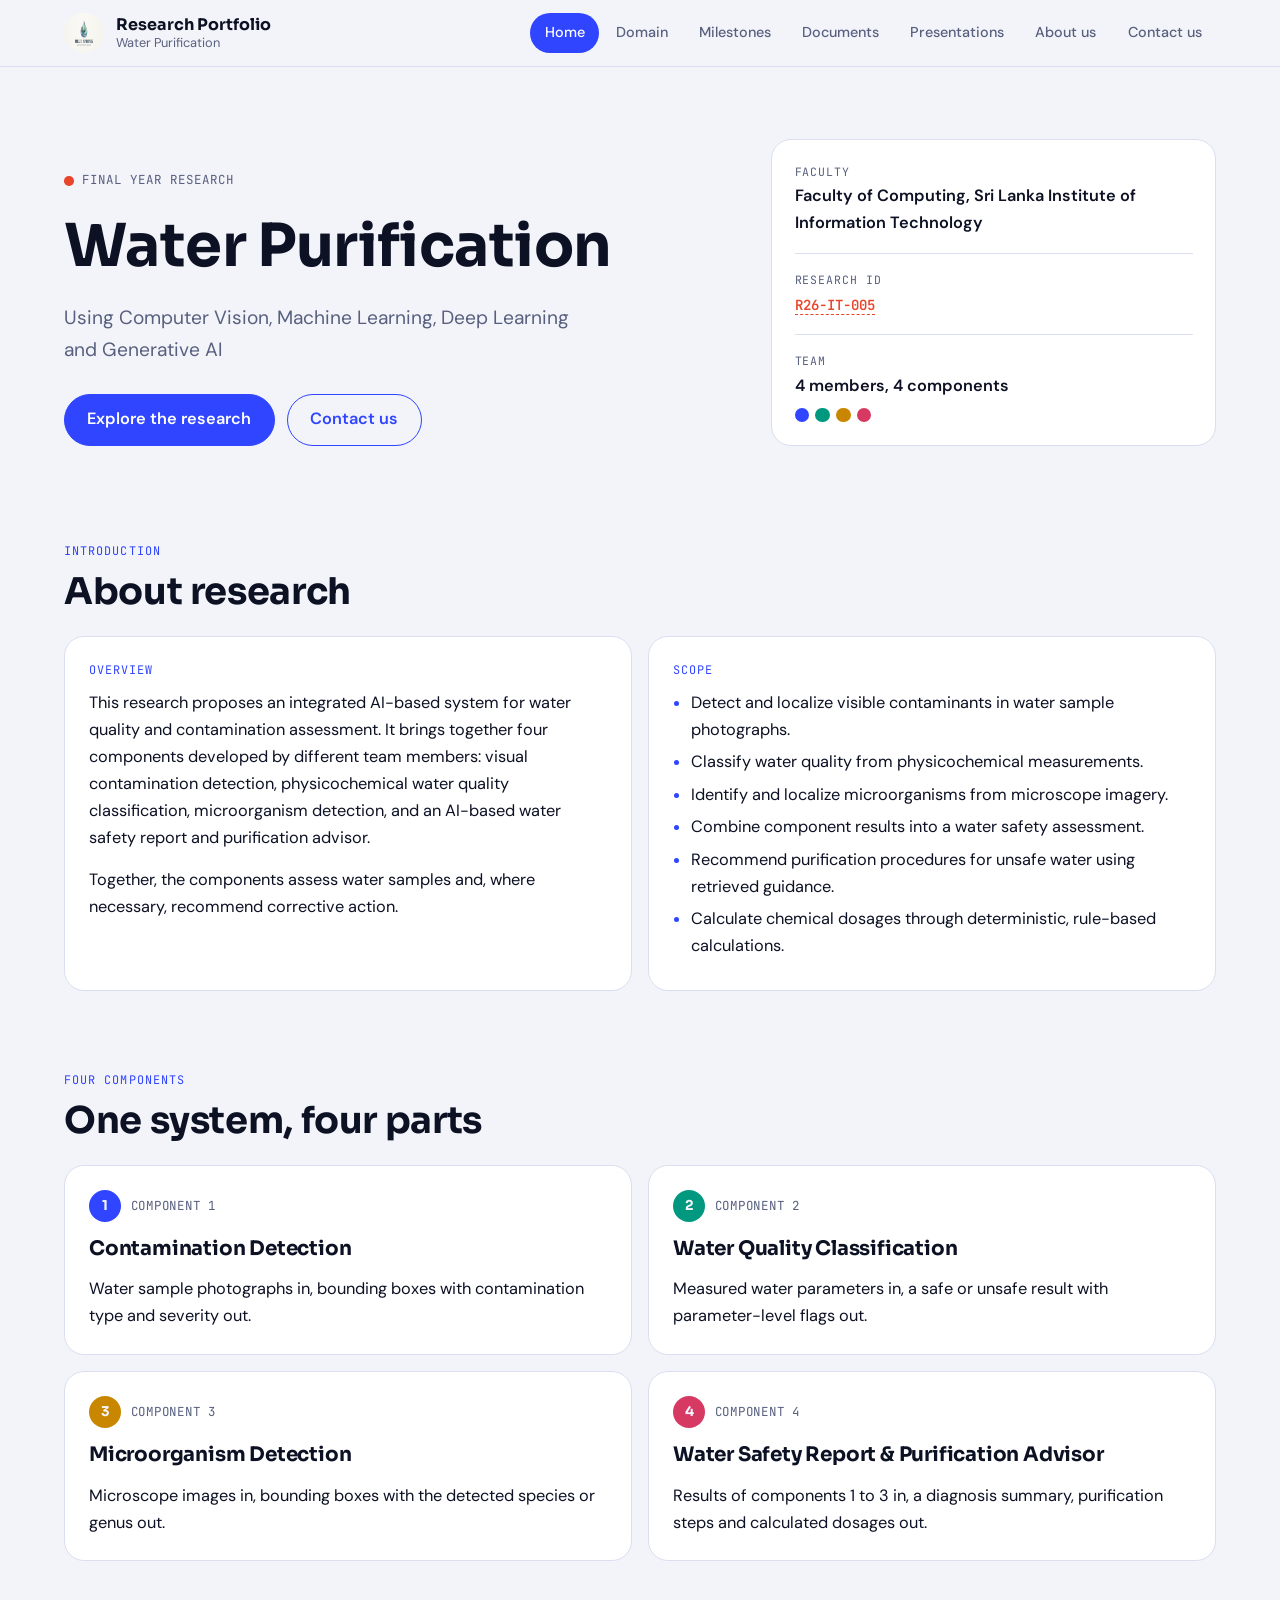
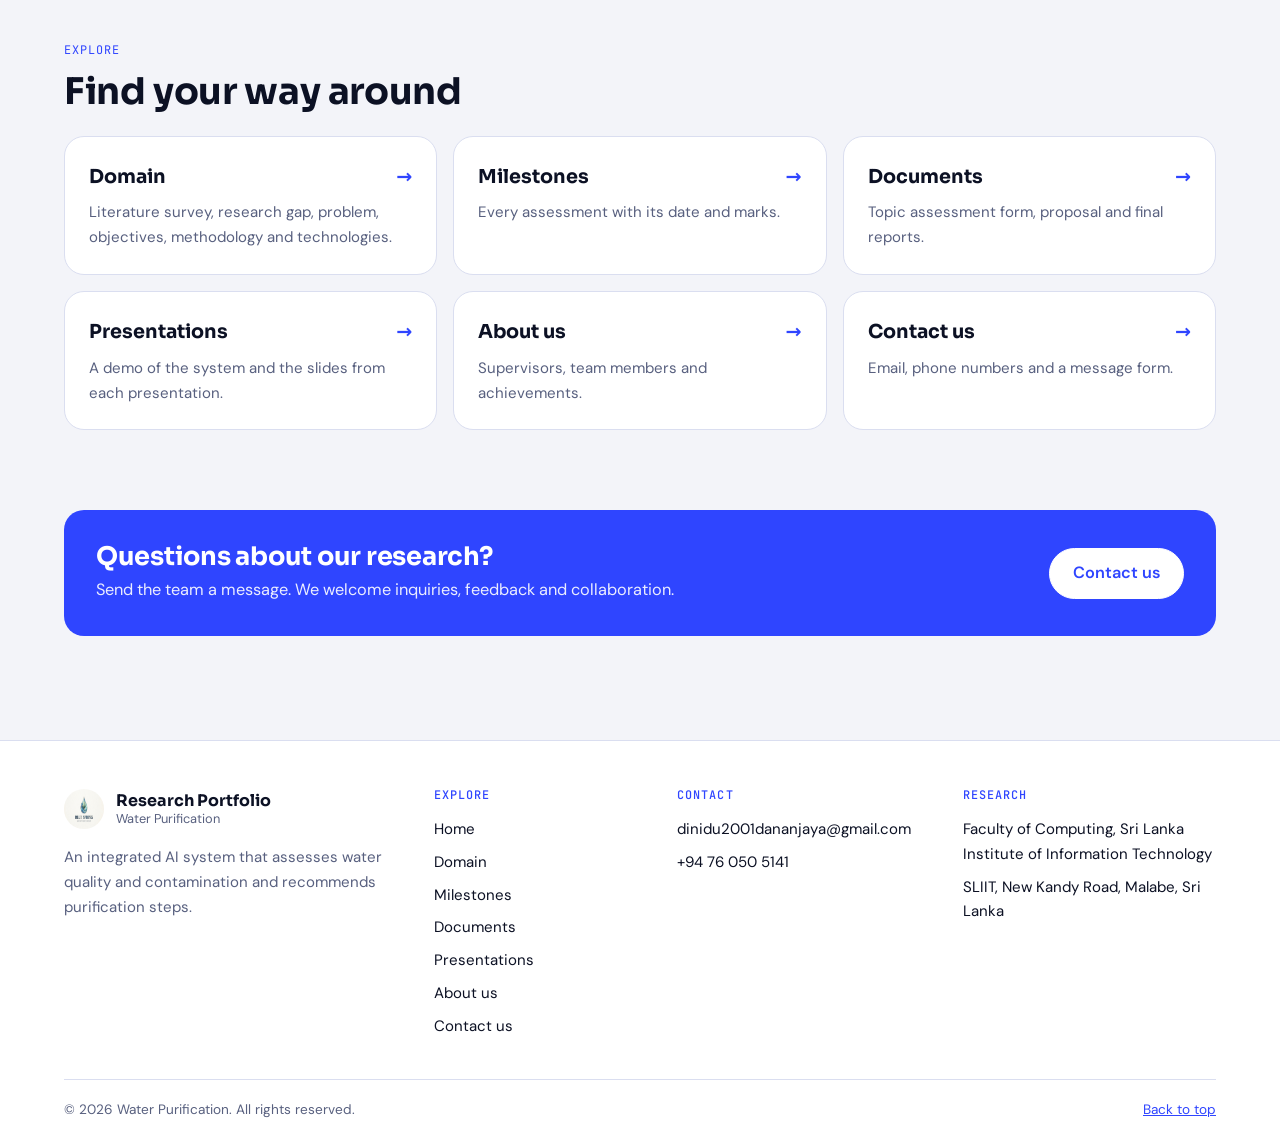
<file: docs/index.html>
<!doctype html>
<html lang="en">
<head>
<meta charset="utf-8">
<meta name="viewport" content="width=device-width, initial-scale=1">
<title>Home | Water Purification</title>
<link rel="preconnect" href="https://fonts.googleapis.com">
<link rel="preconnect" href="https://fonts.gstatic.com" crossorigin>
<link rel="stylesheet" href="https://fonts.googleapis.com/css2?family=Sora:wght@500;600;700&family=DM+Sans:wght@400;500;600&family=JetBrains+Mono:wght@400;500&display=swap">
<link rel="stylesheet" href="css/styles.css">
</head>
<body id="top">
<header class="site-header">
  <div class="wrap header-in">
<a class="brand" href="index.html" aria-label="Home">
      <img class="mark" src="images/logo.jpeg" alt="" aria-hidden="true">
      <span class="brand-text"><strong>Research Portfolio</strong><small>Water Purification</small></span>
    </a>
    <nav class="links" aria-label="Main"><a href="index.html" aria-current="page">Home</a><a href="domain.html">Domain</a><a href="milestones.html">Milestones</a><a href="documents.html">Documents</a><a href="presentations.html">Presentations</a><a href="about.html">About us</a><a href="contact.html">Contact us</a></nav>
  </div>
</header>
<main class="wrap">

<div class="hero">
  <div>
    <p class="kicker">Final year research</p>
    <h1>Water Purification</h1>
    <p class="lede">Using Computer Vision, Machine Learning, Deep Learning and Generative AI</p>
    <div class="hero-actions"><a class="btn" href="domain.html">Explore the research</a><a class="btn ghost" href="contact.html">Contact us</a></div>
  </div>
  <dl class="facts">
    <div><dt>Faculty</dt><dd>Faculty of Computing, Sri Lanka Institute of Information Technology</dd></div>
    <div><dt>Research ID</dt><dd><span class="ph">R26-IT-005</span></dd></div>
    <div><dt>Team</dt><dd>4 members, 4 components<span class="team-dots" aria-hidden="true"><i style="background:var(--c1)"></i><i style="background:var(--c2)"></i><i style="background:var(--c3)"></i><i style="background:var(--c4)"></i></span></dd></div>
  </dl>
</div>
<section>
  <div class="head"><span class="tag">Introduction</span><h2>About research</h2></div>
  <div class="bento">
    <div class="cell s3"><span class="tag">Overview</span><p>This research proposes an integrated AI-based system for water quality and contamination assessment. It brings together four components developed by different team members: visual contamination detection, physicochemical water quality classification, microorganism detection, and an AI-based water safety report and purification advisor.</p><p>Together, the components assess water samples and, where necessary, recommend corrective action.</p></div>
    <div class="cell s3"><span class="tag">Scope</span>
      <ul>
        <li>Detect and localize visible contaminants in water sample photographs.</li>
        <li>Classify water quality from physicochemical measurements.</li>
        <li>Identify and localize microorganisms from microscope imagery.</li>
        <li>Combine component results into a water safety assessment.</li>
        <li>Recommend purification procedures for unsafe water using retrieved guidance.</li>
        <li>Calculate chemical dosages through deterministic, rule-based calculations.</li>
      </ul>
    </div>
  </div>
</section>
<section>
  <div class="head"><span class="tag">Four components</span><h2>One system, four parts</h2></div>
  <div class="bento">
    <article class="cell s3 comp k1">
      <span class="chip"><b>1</b>Component 1</span>
      <h3>Contamination Detection</h3>
      <p>Water sample photographs in, bounding boxes with contamination type and severity out.</p>
    </article>
    <article class="cell s3 comp k2">
      <span class="chip"><b>2</b>Component 2</span>
      <h3>Water Quality Classification</h3>
      <p>Measured water parameters in, a safe or unsafe result with parameter-level flags out.</p>
    </article>
    <article class="cell s3 comp k3">
      <span class="chip"><b>3</b>Component 3</span>
      <h3>Microorganism Detection</h3>
      <p>Microscope images in, bounding boxes with the detected species or genus out.</p>
    </article>
    <article class="cell s3 comp k4">
      <span class="chip"><b>4</b>Component 4</span>
      <h3>Water Safety Report &amp; Purification Advisor</h3>
      <p>Results of components 1 to 3 in, a diagnosis summary, purification steps and calculated dosages out.</p>
    </article>
  </div>
</section>
<section>
  <div class="head"><span class="tag">Explore</span><h2>Find your way around</h2></div>
  <div class="bento">
    <a class="cell s2 go" href="domain.html"><strong>Domain</strong><span>Literature survey, research gap, problem, objectives, methodology and technologies.</span></a>
    <a class="cell s2 go" href="milestones.html"><strong>Milestones</strong><span>Every assessment with its date and marks.</span></a>
    <a class="cell s2 go" href="documents.html"><strong>Documents</strong><span>Topic assessment form, proposal and final reports.</span></a>
    <a class="cell s2 go" href="presentations.html"><strong>Presentations</strong><span>A demo of the system and the slides from each presentation.</span></a>
    <a class="cell s2 go" href="about.html"><strong>About us</strong><span>Supervisors, team members and achievements.</span></a>
    <a class="cell s2 go" href="contact.html"><strong>Contact us</strong><span>Email, phone numbers and a message form.</span></a>
  </div>
</section>
<section>
  <div class="cta">
    <div><h2>Questions about our research?</h2><p>Send the team a message. We welcome inquiries, feedback and collaboration.</p></div>
    <a class="btn" href="contact.html">Contact us</a>
  </div>
</section>

</main>
<footer class="site-footer">
  <div class="wrap">
    <div class="foot-grid">
<div class="foot-brand">
        <a class="brand" href="index.html" aria-label="Home">
      <img class="mark" src="images/logo.jpeg" alt="" aria-hidden="true">
      <span class="brand-text"><strong>Research Portfolio</strong><small>Water Purification</small></span>
    </a>
        <p>An integrated AI system that assesses water quality and contamination and recommends purification steps.</p>
      </div>
      <div>
        <h2>Explore</h2>
        <ul><li><a href="index.html">Home</a></li><li><a href="domain.html">Domain</a></li><li><a href="milestones.html">Milestones</a></li><li><a href="documents.html">Documents</a></li><li><a href="presentations.html">Presentations</a></li><li><a href="about.html">About us</a></li><li><a href="contact.html">Contact us</a></li></ul>
      </div>
      <div>
        <h2>Contact</h2>
        <ul>
          <li>dinidu2001dananjaya@gmail.com</li>
          <li>+94 76 050 5141</li>
        </ul>
      </div>
      <div>
        <h2>Research</h2>
        <ul>
          <li>Faculty of Computing, Sri Lanka Institute of Information Technology</li>
          <li>SLIIT, New Kandy Road, Malabe, Sri Lanka</li>
        </ul>
      </div>
    </div>
    <div class="foot-base"><span>&copy; 2026 Water Purification. All rights reserved.</span><a href="#top">Back to top</a></div>
  </div>
</footer>
</body>
</html>
</file>
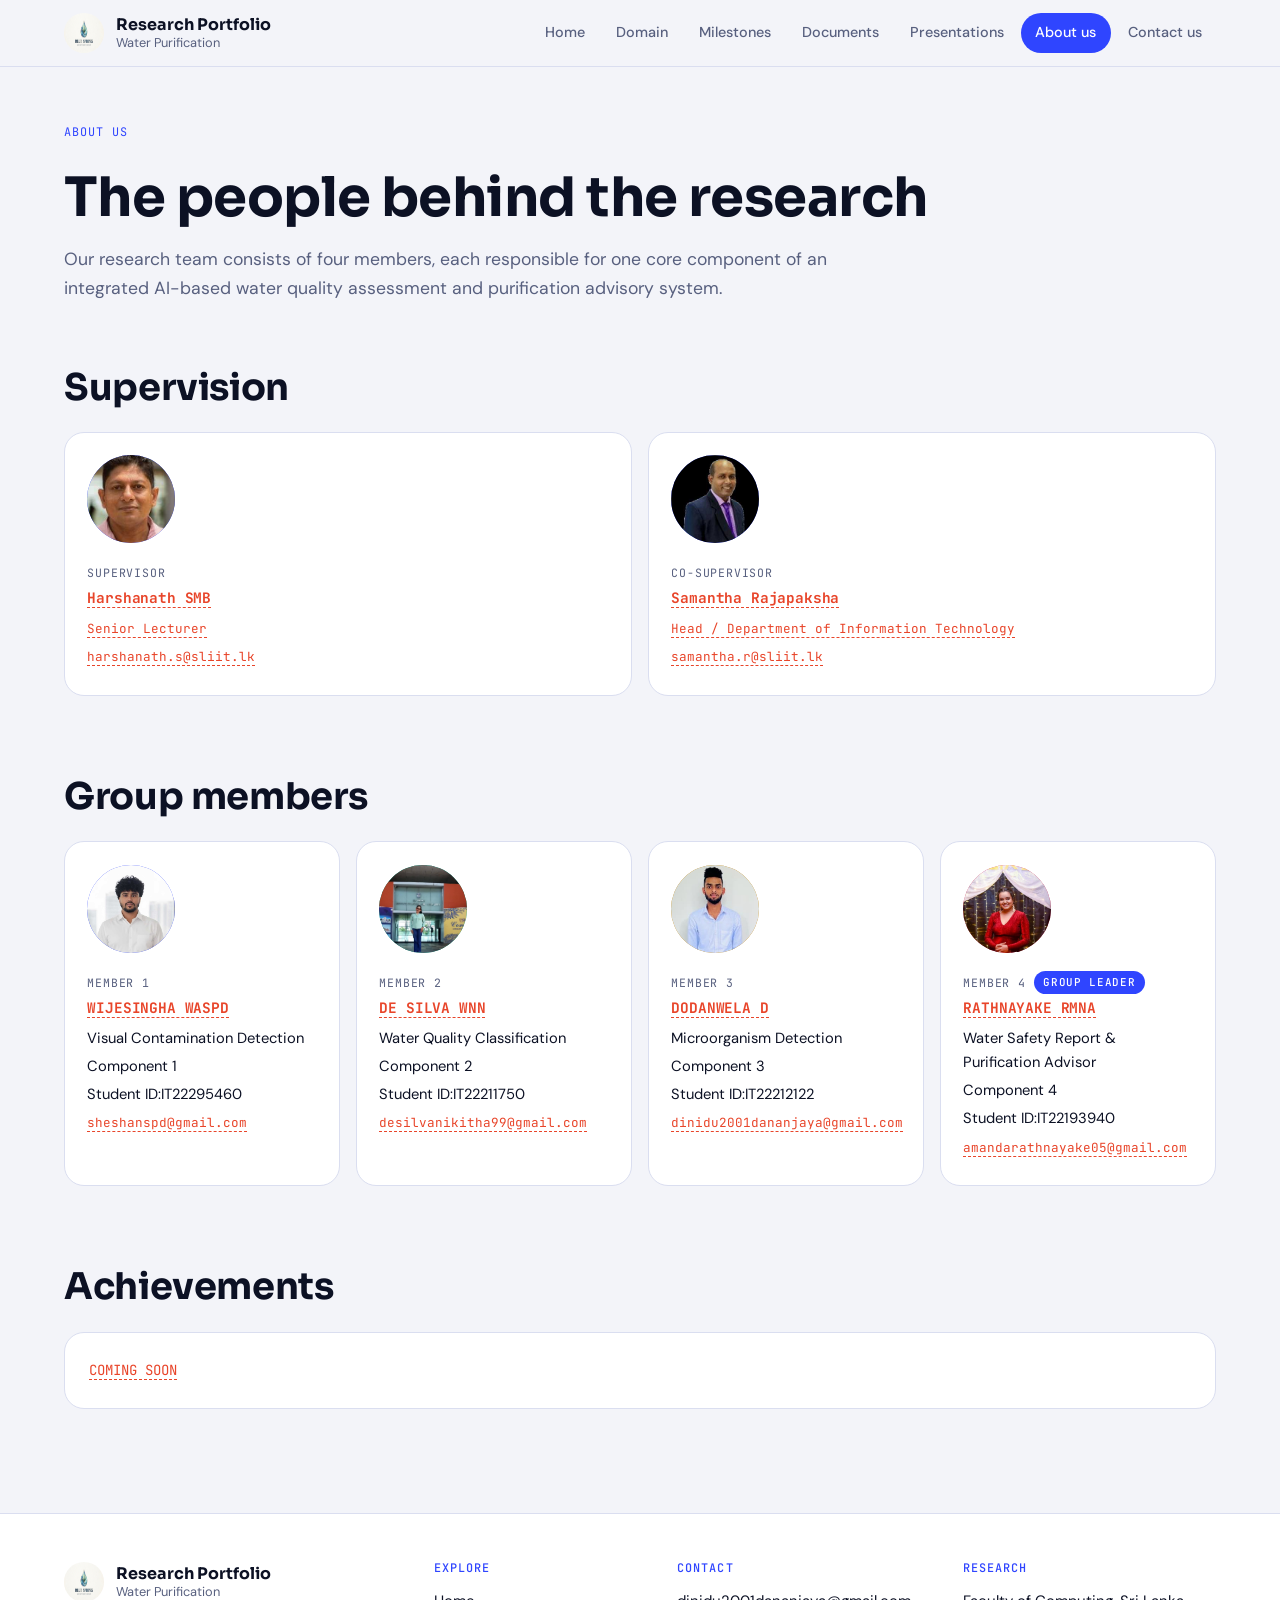
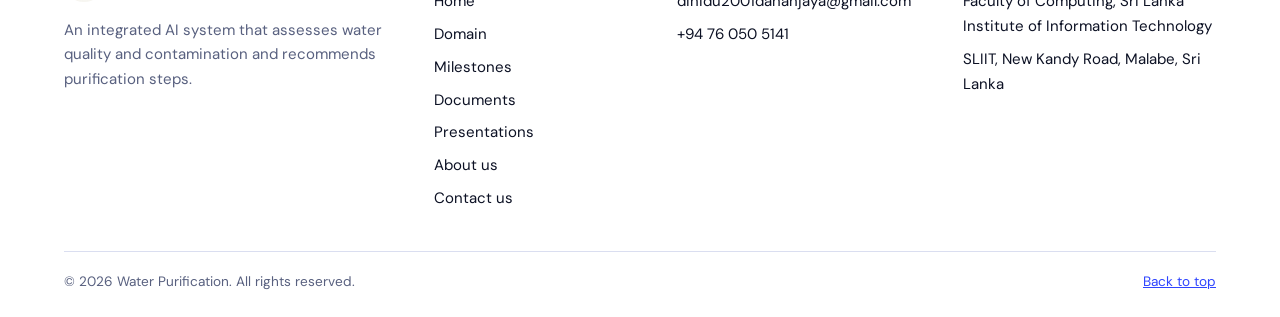
<file: docs/about.html>
<!doctype html>
<html lang="en">
<head>
<meta charset="utf-8">
<meta name="viewport" content="width=device-width, initial-scale=1">
<title>About us | Water Purification</title>
<link rel="preconnect" href="https://fonts.googleapis.com">
<link rel="preconnect" href="https://fonts.gstatic.com" crossorigin>
<link rel="stylesheet" href="https://fonts.googleapis.com/css2?family=Sora:wght@500;600;700&family=DM+Sans:wght@400;500;600&family=JetBrains+Mono:wght@400;500&display=swap">
<link rel="stylesheet" href="css/styles.css">
</head>
<body id="top">
<header class="site-header">
  <div class="wrap header-in">
<a class="brand" href="index.html" aria-label="Home">
      <img class="mark" src="images/logo.jpeg" alt="" aria-hidden="true">
      <span class="brand-text"><strong>Research Portfolio</strong><small>Water Purification</small></span>
    </a>
    <nav class="links" aria-label="Main"><a href="index.html">Home</a><a href="domain.html">Domain</a><a href="milestones.html">Milestones</a><a href="documents.html">Documents</a><a href="presentations.html">Presentations</a><a href="about.html" aria-current="page">About us</a><a href="contact.html">Contact us</a></nav>
  </div>
</header>
<main class="wrap">

<div class="page-head"><span class="tag">About us</span><h1>The people behind the research</h1><p>Our research team consists of four members, each responsible for one core component of an integrated AI-based water quality assessment and purification advisory system.</p></div>
<section>
  <div class="head"><h2>Supervision</h2></div>
  <div class="people">
    <article class="person"><div class="photo" aria-hidden="true"><span>S</span><i style="background-image:url('images/supervisor.jpg')"></i></div><span class="role">Supervisor</span><h3><span class="ph">Harshanath SMB</span></h3><p><span class="ph">Senior Lecturer</span></p><p><span class="ph">harshanath.s@sliit.lk</span></p></article>
    <article class="person"><div class="photo" aria-hidden="true"><span>C</span><i style="background-image:url('images/co-supervisor.jpg')"></i></div><span class="role">Co-supervisor</span><h3><span class="ph">Samantha Rajapaksha</span></h3><p><span class="ph">Head / Department of Information Technology</span></p><p><span class="ph">samantha.r@sliit.lk</span></p></article>
  </div>
</section>
<section>
  <div class="head"><h2>Group members</h2></div>
  <div class="people">
    <article class="person" style="--cc:var(--c1)"><div class="photo" aria-hidden="true"><span>1</span><i style="background-image:url('images/member-1.jpg')"></i></div><span class="role">Member 1</span><h3><span class="ph">WIJESINGHA WASPD</span></h3><p>Visual Contamination Detection</p><p>Component 1</p><p>Student ID:IT22295460 <span class="ph"></span></p><p><span class="ph">sheshanspd@gmail.com</span></p></article>
    <article class="person" style="--cc:var(--c2)"><div class="photo" aria-hidden="true"><span>2</span><i style="background-image:url('images/member-2.jpg')"></i></div><span class="role">Member 2</span><h3><span class="ph">DE SILVA WNN</span></h3><p>Water Quality Classification</p><p>Component 2</p><p>Student ID:IT22211750 <span class="ph"></span></p><p><span class="ph">desilvanikitha99@gmail.com</span></p></article>
    <article class="person" style="--cc:var(--c3)"><div class="photo" aria-hidden="true"><span>3</span><i style="background-image:url('images/member-3.jpg')"></i></div><span class="role">Member 3</span><h3><span class="ph">DODANWELA D</span></h3><p>Microorganism Detection</p><p>Component 3</p><p>Student ID:IT22212122 <span class="ph"></span></p><p><span class="ph">dinidu2001dananjaya@gmail.com</span></p></article>
    <article class="person" style="--cc:var(--c4)"><div class="photo" aria-hidden="true"><span>4</span><i style="background-image:url('images/member-4.jpg')"></i></div><span class="role">Member 4</span><span class="leader">Group Leader</span><h3><span class="ph">RATHNAYAKE RMNA</span></h3><p>Water Safety Report &amp; Purification Advisor</p><p>Component 4</p><p>Student ID:IT22193940 <span class="ph"></span></p><p><span class="ph">amandarathnayake05@gmail.com</span></p></article>
  </div>
</section>
<section>
  <div class="head"><h2>Achievements</h2></div>
  <div class="bento"><div class="cell s6"><p><span class="ph">COMING SOON</span></p></div></div>
</section>

</main>
<footer class="site-footer">
  <div class="wrap">
    <div class="foot-grid">
<div class="foot-brand">
        <a class="brand" href="index.html" aria-label="Home">
      <img class="mark" src="images/logo.jpeg" alt="" aria-hidden="true">
      <span class="brand-text"><strong>Research Portfolio</strong><small>Water Purification</small></span>
    </a>
        <p>An integrated AI system that assesses water quality and contamination and recommends purification steps.</p>
      </div>
      <div>
        <h2>Explore</h2>
        <ul><li><a href="index.html">Home</a></li><li><a href="domain.html">Domain</a></li><li><a href="milestones.html">Milestones</a></li><li><a href="documents.html">Documents</a></li><li><a href="presentations.html">Presentations</a></li><li><a href="about.html">About us</a></li><li><a href="contact.html">Contact us</a></li></ul>
      </div>
      <div>
        <h2>Contact</h2>
        <ul>
          <li>dinidu2001dananjaya@gmail.com</li>
          <li>+94 76 050 5141</li>
        </ul>
      </div>
      <div>
        <h2>Research</h2>
        <ul>
          <li>Faculty of Computing, Sri Lanka Institute of Information Technology</li>
          <li>SLIIT, New Kandy Road, Malabe, Sri Lanka</li>
        </ul>
      </div>
    </div>
    <div class="foot-base"><span>&copy; 2026 Water Purification. All rights reserved.</span><a href="#top">Back to top</a></div>
  </div>
</footer>
</body>
</html>
</file>
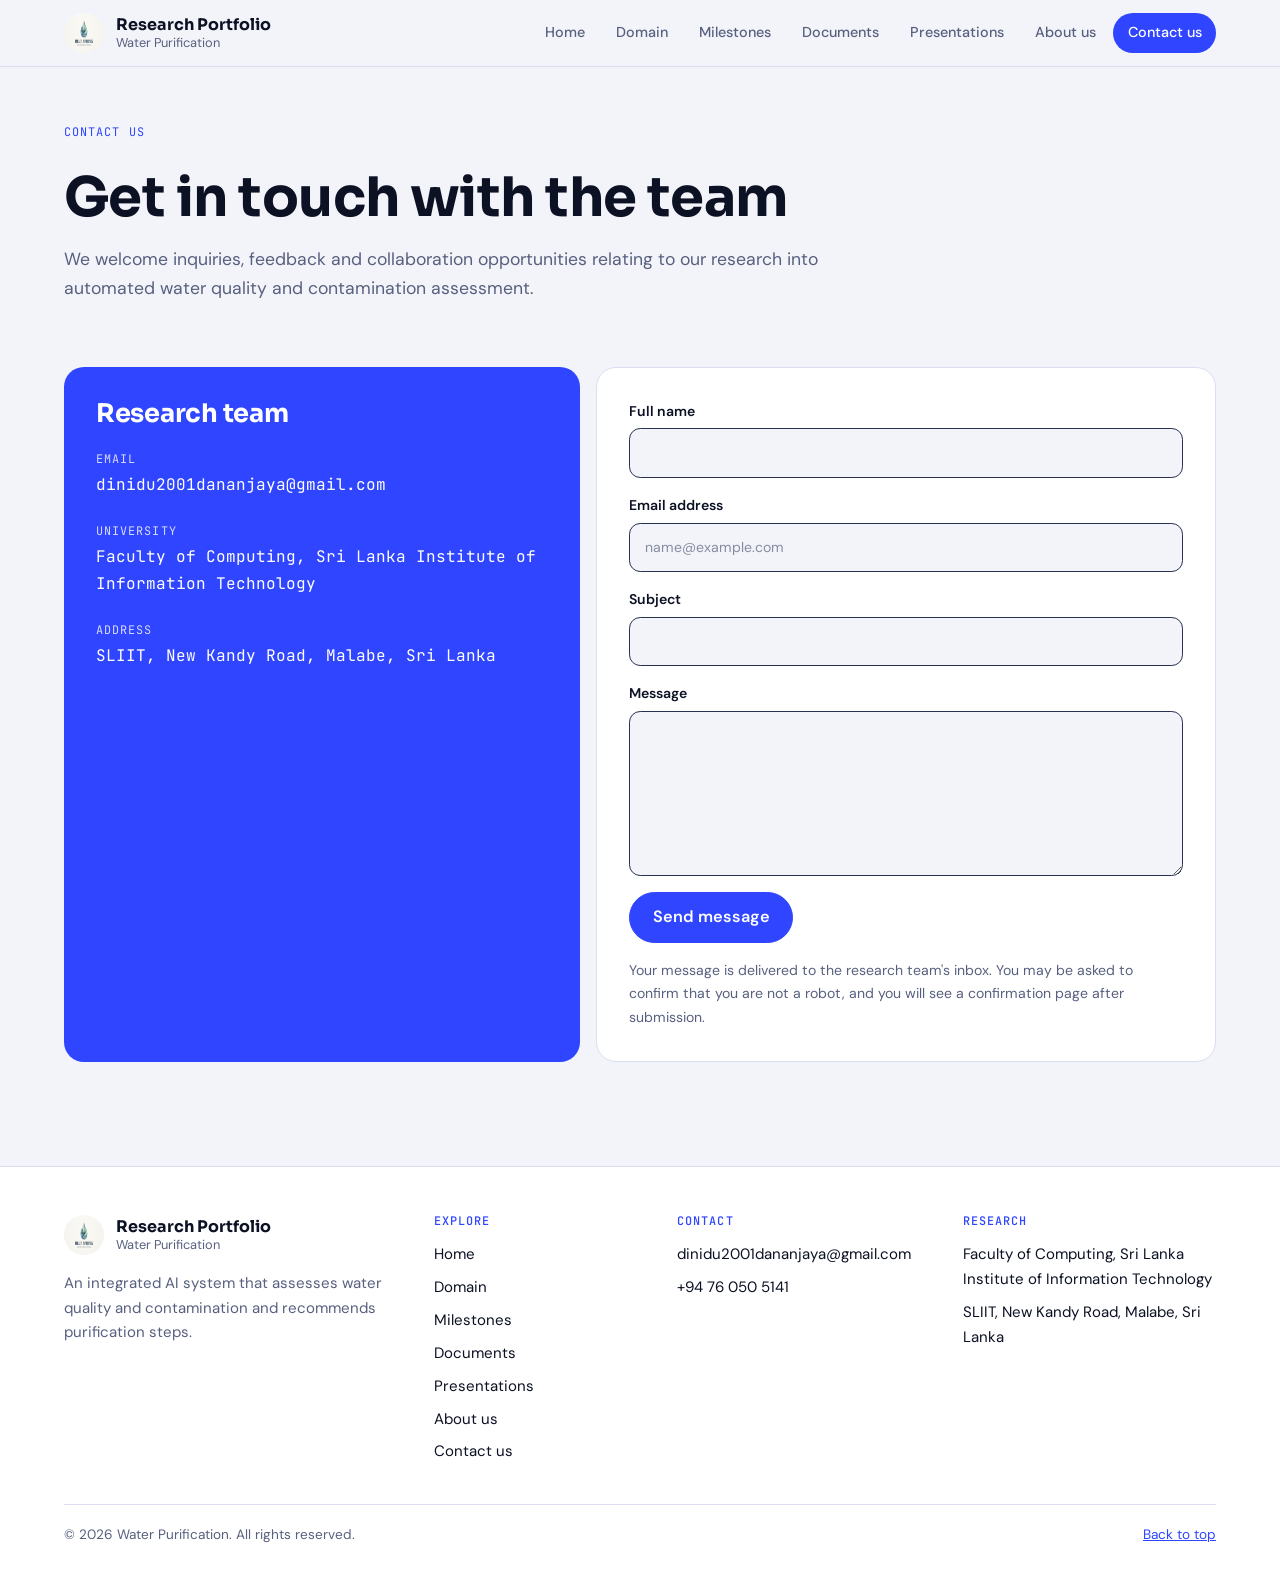
<file: docs/contact.html>
<!doctype html>
<html lang="en">
<head>
  <meta charset="utf-8">
  <meta name="viewport" content="width=device-width, initial-scale=1">

  <title>Contact us | Water Purification</title>

  <link rel="preconnect" href="https://fonts.googleapis.com">
  <link rel="preconnect" href="https://fonts.gstatic.com" crossorigin>

  <link
    rel="stylesheet"
    href="https://fonts.googleapis.com/css2?family=Sora:wght@500;600;700&family=DM+Sans:wght@400;500;600&family=JetBrains+Mono:wght@400;500&display=swap"
  >

  <link rel="stylesheet" href="css/styles.css">

  <!-- Remove red validation borders without JavaScript -->
  <style>
    .formcard input:invalid,
    .formcard textarea:invalid,
    .formcard input:user-invalid,
    .formcard textarea:user-invalid {
      border-color: #273252 !important;
      box-shadow: none !important;
      outline: none;
    }

    .formcard input:focus,
    .formcard textarea:focus {
      border-color: #6479ff !important;
      box-shadow: 0 0 0 2px rgba(100, 121, 255, 0.15) !important;
      outline: none;
    }
  </style>
</head>

<body id="top">

  <header class="site-header">
    <div class="wrap header-in">

      <a class="brand" href="index.html" aria-label="Home">
        <img class="mark" src="images/logo.jpeg" alt="" aria-hidden="true">

        <span class="brand-text">
          <strong>Research Portfolio</strong>
          <small>Water Purification</small>
        </span>
      </a>

      <nav class="links" aria-label="Main">
        <a href="index.html">Home</a>
        <a href="domain.html">Domain</a>
        <a href="milestones.html">Milestones</a>
        <a href="documents.html">Documents</a>
        <a href="presentations.html">Presentations</a>
        <a href="about.html">About us</a>
        <a href="contact.html" aria-current="page">Contact us</a>
      </nav>

    </div>
  </header>

  <main class="wrap">

    <div class="page-head">
      <span class="tag">Contact us</span>

      <h1>Get in touch with the team</h1>

      <p>
        We welcome inquiries, feedback and collaboration
        opportunities relating to our research into automated
        water quality and contamination assessment.
      </p>
    </div>

    <section>
      <div class="split">

        <div class="mailcard">
          <h3>Research team</h3>

          <div>
            <span class="tag">Email</span>
            <code>dinidu2001dananjaya@gmail.com</code>
          </div>

          <div>
            <span class="tag">University</span>
            <code>Faculty of Computing, Sri Lanka Institute of Information Technology</code>
          </div>

          <div>
            <span class="tag">Address</span>
            <code>SLIIT, New Kandy Road, Malabe, Sri Lanka</code>
          </div>
        </div>

        <div class="formcard">

          <form
            action="https://formsubmit.co/dinidu2001dananjaya@gmail.com"
            method="POST"
          >

            <!-- Email subject -->
            <input
              type="hidden"
              name="_subject"
              value="New message from the water quality research website"
            >

            <!-- Email format -->
            <input
              type="hidden"
              name="_template"
              value="table"
            >

            <!-- Redirect after submission -->
            <input
              type="hidden"
              name="_next"
              value="https://shesh-dulaj.github.io/research-portfolio/thanks.html"
            >

            <!-- Website URL -->
            <input
              type="hidden"
              name="_url"
              value="https://shesh-dulaj.github.io/research-portfolio/contact.html"
            >

            <!-- Spam protection -->
            <input
              type="text"
              name="_honey"
              style="display:none"
              tabindex="-1"
              autocomplete="off"
            >

            <!-- Full name -->
            <label for="cname">
              Full name
              <input
                id="cname"
                name="Name"
                type="text"
                autocomplete="name"
                maxlength="100"
                required
              >
            </label>

            <!-- Email address -->
            <label for="cemail">
              Email address
              <input
                id="cemail"
                name="email"
                type="email"
                inputmode="email"
                autocomplete="email"
                placeholder="name@example.com"
                maxlength="120"
                required
              >
            </label>

            <!-- Subject -->
            <label for="csubject">
              Subject
              <input
                id="csubject"
                name="Subject"
                type="text"
                maxlength="150"
                required
              >
            </label>

            <!-- Message -->
            <label for="cmsg">
              Message
              <textarea
                id="cmsg"
                name="Message"
                rows="6"
                maxlength="5000"
                required
              ></textarea>
            </label>

            <!-- Submit button -->
            <div>
              <button type="submit">Send message</button>
            </div>

            <p class="note">
              Your message is delivered to the research team's inbox.
              You may be asked to confirm that you are not a robot,
              and you will see a confirmation page after submission.
            </p>

          </form>

        </div>

      </div>
    </section>

  </main>

  <footer class="site-footer">
    <div class="wrap">

      <div class="foot-grid">

        <div class="foot-brand">
          <a class="brand" href="index.html" aria-label="Home">
            <img
              class="mark"
              src="images/logo.jpeg"
              alt=""
              aria-hidden="true"
            >

            <span class="brand-text">
              <strong>Research Portfolio</strong>
              <small>Water Purification</small>
            </span>
          </a>

          <p>
            An integrated AI system that assesses water quality
            and contamination and recommends purification steps.
          </p>
        </div>

        <div>
          <h2>Explore</h2>
          <ul>
            <li><a href="index.html">Home</a></li>
            <li><a href="domain.html">Domain</a></li>
            <li><a href="milestones.html">Milestones</a></li>
            <li><a href="documents.html">Documents</a></li>
            <li><a href="presentations.html">Presentations</a></li>
            <li><a href="about.html">About us</a></li>
            <li><a href="contact.html">Contact us</a></li>
          </ul>
        </div>

        <div>
          <h2>Contact</h2>
          <ul>
            <li>
              <a href="mailto:dinidu2001dananjaya@gmail.com">
                dinidu2001dananjaya@gmail.com
              </a>
            </li>
            <li>+94 76 050 5141</li>
          </ul>
        </div>

        <div>
          <h2>Research</h2>
          <ul>
            <li>Faculty of Computing, Sri Lanka Institute of Information Technology</li>
            <li>SLIIT, New Kandy Road, Malabe, Sri Lanka</li>
          </ul>
        </div>

      </div>

      <div class="foot-base">
        <span>
          &copy; 2026 Water Purification. All rights reserved.
        </span>

        <a href="#top">Back to top</a>
      </div>

    </div>
  </footer>

</body>
</html>
</file>
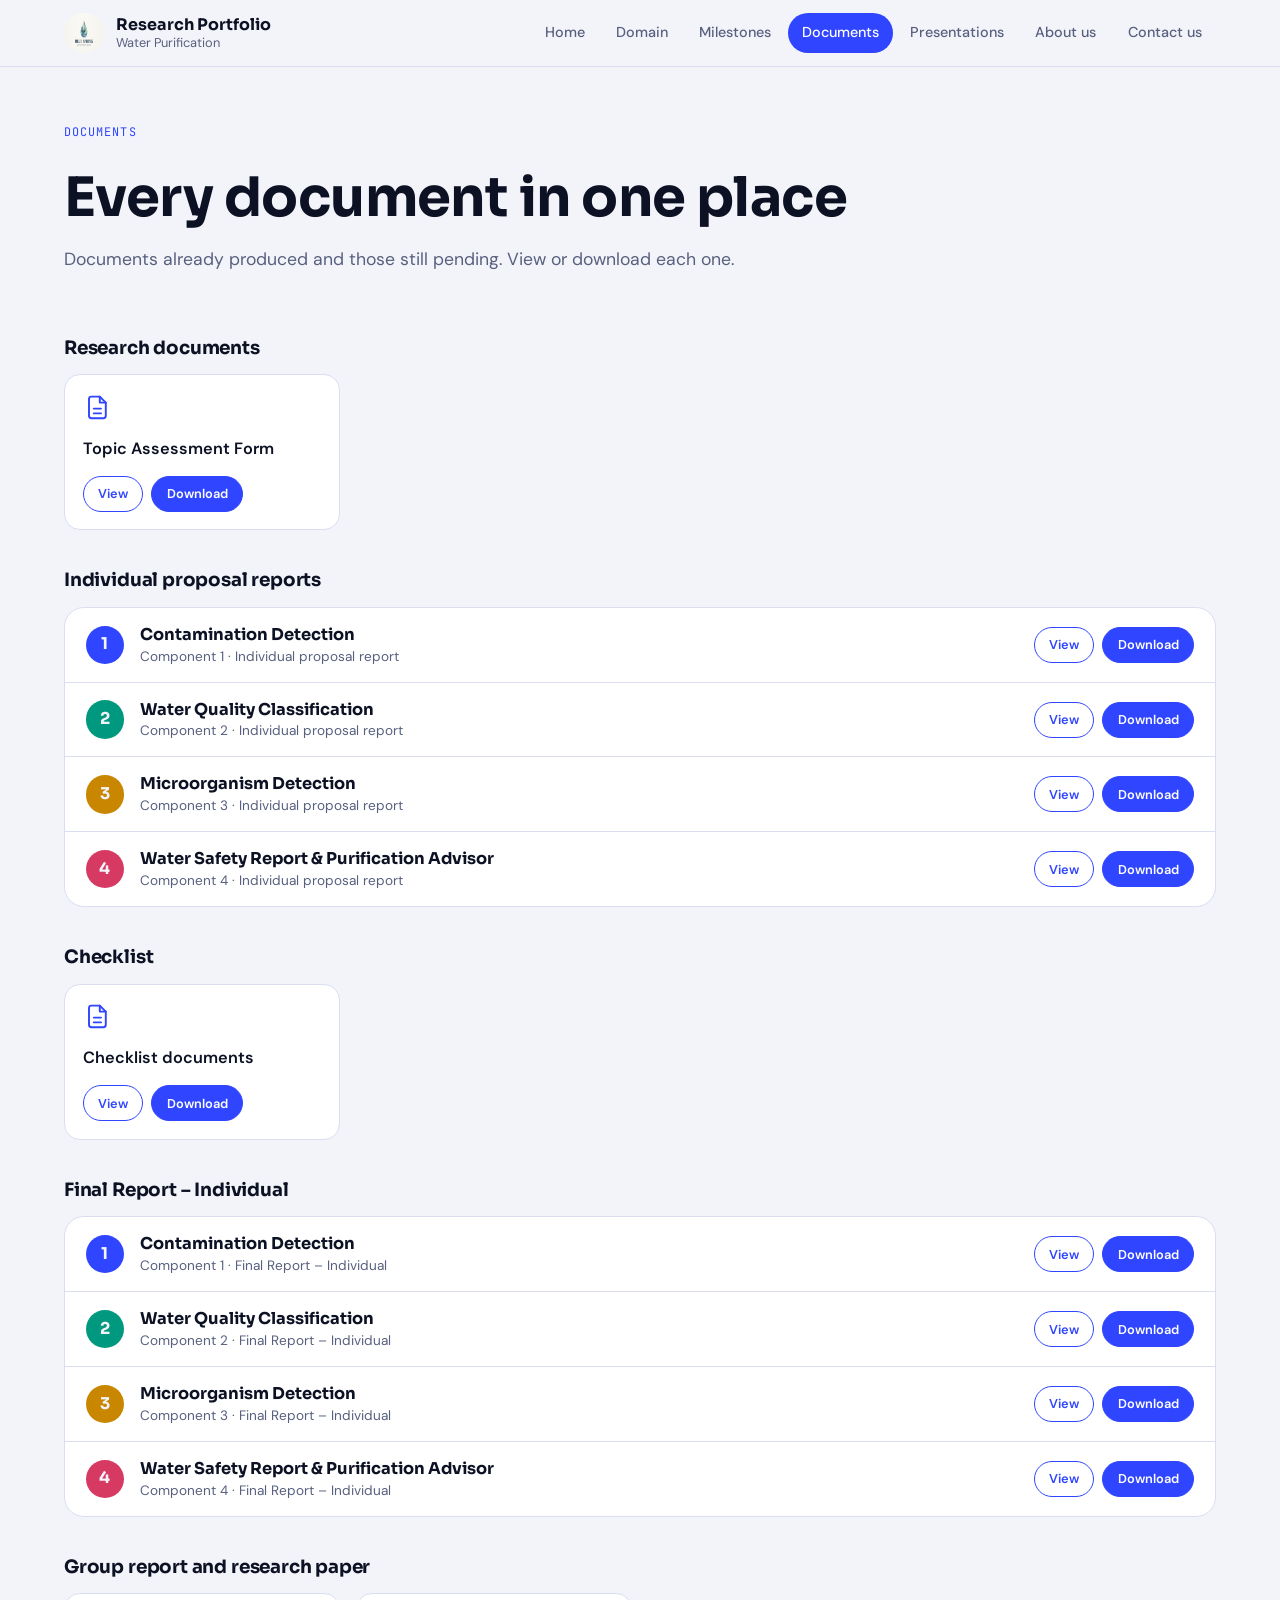
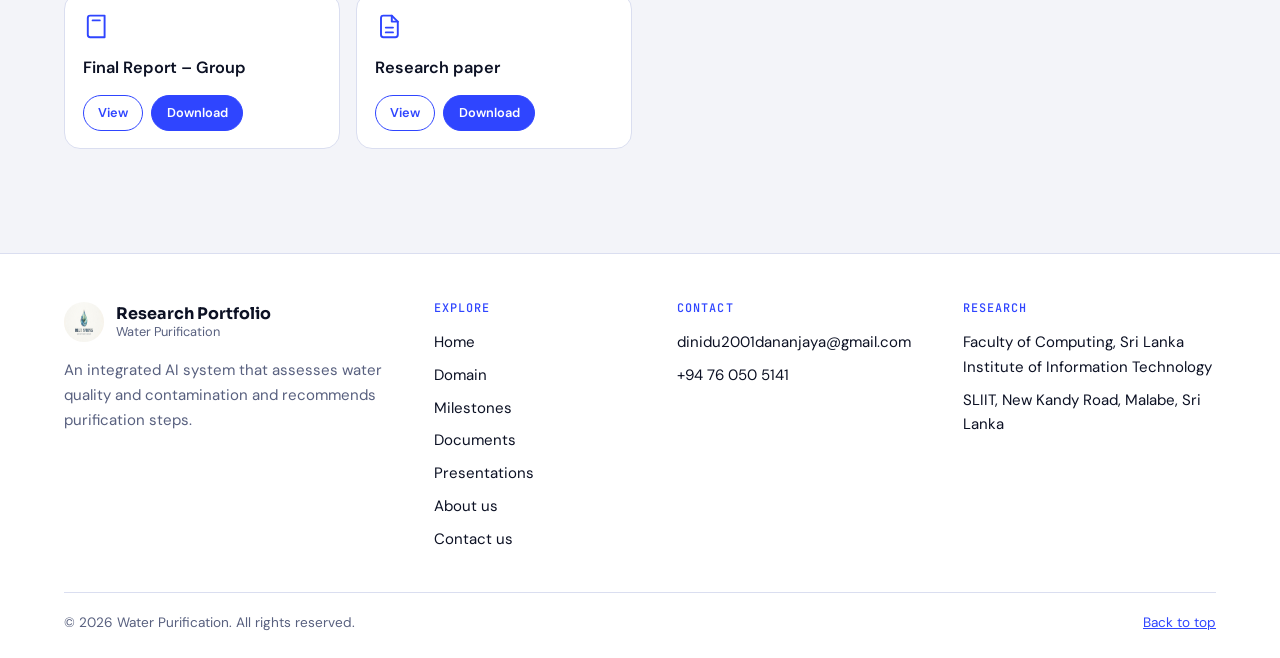
<file: docs/documents.html>
<!doctype html>
<html lang="en">
<head>
<meta charset="utf-8">
<meta name="viewport" content="width=device-width, initial-scale=1">
<title>Documents | Water Purification</title>
<link rel="preconnect" href="https://fonts.googleapis.com">
<link rel="preconnect" href="https://fonts.gstatic.com" crossorigin>
<link rel="stylesheet" href="https://fonts.googleapis.com/css2?family=Sora:wght@500;600;700&family=DM+Sans:wght@400;500;600&family=JetBrains+Mono:wght@400;500&display=swap">
<link rel="stylesheet" href="css/styles.css">
</head>
<body id="top">
<header class="site-header">
  <div class="wrap header-in">
<a class="brand" href="index.html" aria-label="Home">
      <img class="mark" src="images/logo.jpeg" alt="" aria-hidden="true">
      <span class="brand-text"><strong>Research Portfolio</strong><small>Water Purification</small></span>
    </a>
    <nav class="links" aria-label="Main"><a href="index.html">Home</a><a href="domain.html">Domain</a><a href="milestones.html">Milestones</a><a href="documents.html" aria-current="page">Documents</a><a href="presentations.html">Presentations</a><a href="about.html">About us</a><a href="contact.html">Contact us</a></nav>
  </div>
</header>
<main class="wrap">

<div class="page-head"><span class="tag">Documents</span><h1>Every document in one place</h1><p>Documents already produced and those still pending. View or download each one.</p></div>
<section>
  <div class="dl-group"><h3>Research documents</h3>
    <div class="tiles">
      <div class="tile"><svg viewBox="0 0 24 24" aria-hidden="true"><path d="M14 3H7a2 2 0 0 0-2 2v14a2 2 0 0 0 2 2h10a2 2 0 0 0 2-2V8z"/><path d="M14 3v5h5M9 13h6M9 17h6"/></svg><span class="nm">Topic Assessment Form</span><span class="acts"><a class="act" href="files/topic-assessment-form.pdf" target="_blank" rel="noopener">View</a><a class="act primary" href="files/topic-assessment-form.pdf" download>Download</a></span></div>
    </div>
  </div>
  <div class="dl-group"><h3>Individual proposal reports</h3>
    <div class="rowlist">
      <div class="rowlink k1"><b class="rl-chip">1</b><span class="rl-text"><strong>Contamination Detection</strong><small>Component 1 &middot; Individual proposal report</small></span><span class="acts"><a class="act" href="files/proposal-component-1.pdf" target="_blank" rel="noopener">View</a><a class="act primary" href="files/proposal-component-1.pdf" download>Download</a></span></div>
      <div class="rowlink k2"><b class="rl-chip">2</b><span class="rl-text"><strong>Water Quality Classification</strong><small>Component 2 &middot; Individual proposal report</small></span><span class="acts"><a class="act" href="files/proposal-component-2.pdf" target="_blank" rel="noopener">View</a><a class="act primary" href="files/proposal-component-2.pdf" download>Download</a></span></div>
      <div class="rowlink k3"><b class="rl-chip">3</b><span class="rl-text"><strong>Microorganism Detection</strong><small>Component 3 &middot; Individual proposal report</small></span><span class="acts"><a class="act" href="files/proposal-component-3.pdf" target="_blank" rel="noopener">View</a><a class="act primary" href="files/proposal-component-3.pdf" download>Download</a></span></div>
      <div class="rowlink k4"><b class="rl-chip">4</b><span class="rl-text"><strong>Water Safety Report &amp; Purification Advisor</strong><small>Component 4 &middot; Individual proposal report</small></span><span class="acts"><a class="act" href="files/proposal-component-4.pdf" target="_blank" rel="noopener">View</a><a class="act primary" href="files/proposal-component-4.pdf" download>Download</a></span></div>
    </div>
  </div>
  <div class="dl-group"><h3>Checklist</h3>
    <div class="tiles">
      <div class="tile"><svg viewBox="0 0 24 24" aria-hidden="true"><path d="M14 3H7a2 2 0 0 0-2 2v14a2 2 0 0 0 2 2h10a2 2 0 0 0 2-2V8z"/><path d="M14 3v5h5M9 13h6M9 17h6"/></svg><span class="nm">Checklist documents</span><span class="acts"><a class="act" href="files/checklist-documents.pdf" target="_blank" rel="noopener">View</a><a class="act primary" href="files/checklist-documents.pdf" download>Download</a></span></div>
    </div>
  </div>
  <div class="dl-group"><h3>Final Report &ndash; Individual</h3>
    <div class="rowlist">
      <div class="rowlink k1"><b class="rl-chip">1</b><span class="rl-text"><strong>Contamination Detection</strong><small>Component 1 &middot; Final Report &ndash; Individual</small></span><span class="acts"><a class="act" href="files/final-report-individual-1.pdf" target="_blank" rel="noopener">View</a><a class="act primary" href="files/final-report-individual-1.pdf" download>Download</a></span></div>
      <div class="rowlink k2"><b class="rl-chip">2</b><span class="rl-text"><strong>Water Quality Classification</strong><small>Component 2 &middot; Final Report &ndash; Individual</small></span><span class="acts"><a class="act" href="files/final-report-individual-2.pdf" target="_blank" rel="noopener">View</a><a class="act primary" href="files/final-report-individual-2.pdf" download>Download</a></span></div>
      <div class="rowlink k3"><b class="rl-chip">3</b><span class="rl-text"><strong>Microorganism Detection</strong><small>Component 3 &middot; Final Report &ndash; Individual</small></span><span class="acts"><a class="act" href="files/final-report-individual-3.pdf" target="_blank" rel="noopener">View</a><a class="act primary" href="files/final-report-individual-3.pdf" download>Download</a></span></div>
      <div class="rowlink k4"><b class="rl-chip">4</b><span class="rl-text"><strong>Water Safety Report &amp; Purification Advisor</strong><small>Component 4 &middot; Final Report &ndash; Individual</small></span><span class="acts"><a class="act" href="files/final-report-individual-4.pdf" target="_blank" rel="noopener">View</a><a class="act primary" href="files/final-report-individual-4.pdf" download>Download</a></span></div>
    </div>
  </div>
  <div class="dl-group"><h3>Group report and research paper</h3>
    <div class="tiles">
      <div class="tile"><svg viewBox="0 0 24 24" aria-hidden="true"><path d="M4 5a2 2 0 0 1 2-2h12v18H6a2 2 0 0 1-2-2z"/><path d="M8 7h6"/></svg><span class="nm">Final Report &ndash; Group</span><span class="acts"><a class="act" href="files/final-report-group.pdf" target="_blank" rel="noopener">View</a><a class="act primary" href="files/final-report-group.pdf" download>Download</a></span></div>
      <div class="tile"><svg viewBox="0 0 24 24" aria-hidden="true"><path d="M14 3H7a2 2 0 0 0-2 2v14a2 2 0 0 0 2 2h10a2 2 0 0 0 2-2V8z"/><path d="M14 3v5h5M9 13h6M9 17h6"/></svg><span class="nm">Research paper</span><span class="acts"><a class="act" href="files/research-paper.pdf" target="_blank" rel="noopener">View</a><a class="act primary" href="files/research-paper.pdf" download>Download</a></span></div>
    </div>
  </div>
</section>

</main>
<footer class="site-footer">
  <div class="wrap">
    <div class="foot-grid">
<div class="foot-brand">
        <a class="brand" href="index.html" aria-label="Home">
      <img class="mark" src="images/logo.jpeg" alt="" aria-hidden="true">
      <span class="brand-text"><strong>Research Portfolio</strong><small>Water Purification</small></span>
    </a>
        <p>An integrated AI system that assesses water quality and contamination and recommends purification steps.</p>
      </div>
      <div>
        <h2>Explore</h2>
        <ul><li><a href="index.html">Home</a></li><li><a href="domain.html">Domain</a></li><li><a href="milestones.html">Milestones</a></li><li><a href="documents.html">Documents</a></li><li><a href="presentations.html">Presentations</a></li><li><a href="about.html">About us</a></li><li><a href="contact.html">Contact us</a></li></ul>
      </div>
      <div>
        <h2>Contact</h2>
        <ul>
          <li>dinidu2001dananjaya@gmail.com</li>
          <li>+94 76 050 5141</li>
        </ul>
      </div>
      <div>
        <h2>Research</h2>
        <ul>
          <li>Faculty of Computing, Sri Lanka Institute of Information Technology</li>
          <li>SLIIT, New Kandy Road, Malabe, Sri Lanka</li>
        </ul>
      </div>
    </div>
    <div class="foot-base"><span>&copy; 2026 Water Purification. All rights reserved.</span><a href="#top">Back to top</a></div>
  </div>
</footer>
</body>
</html>
</file>
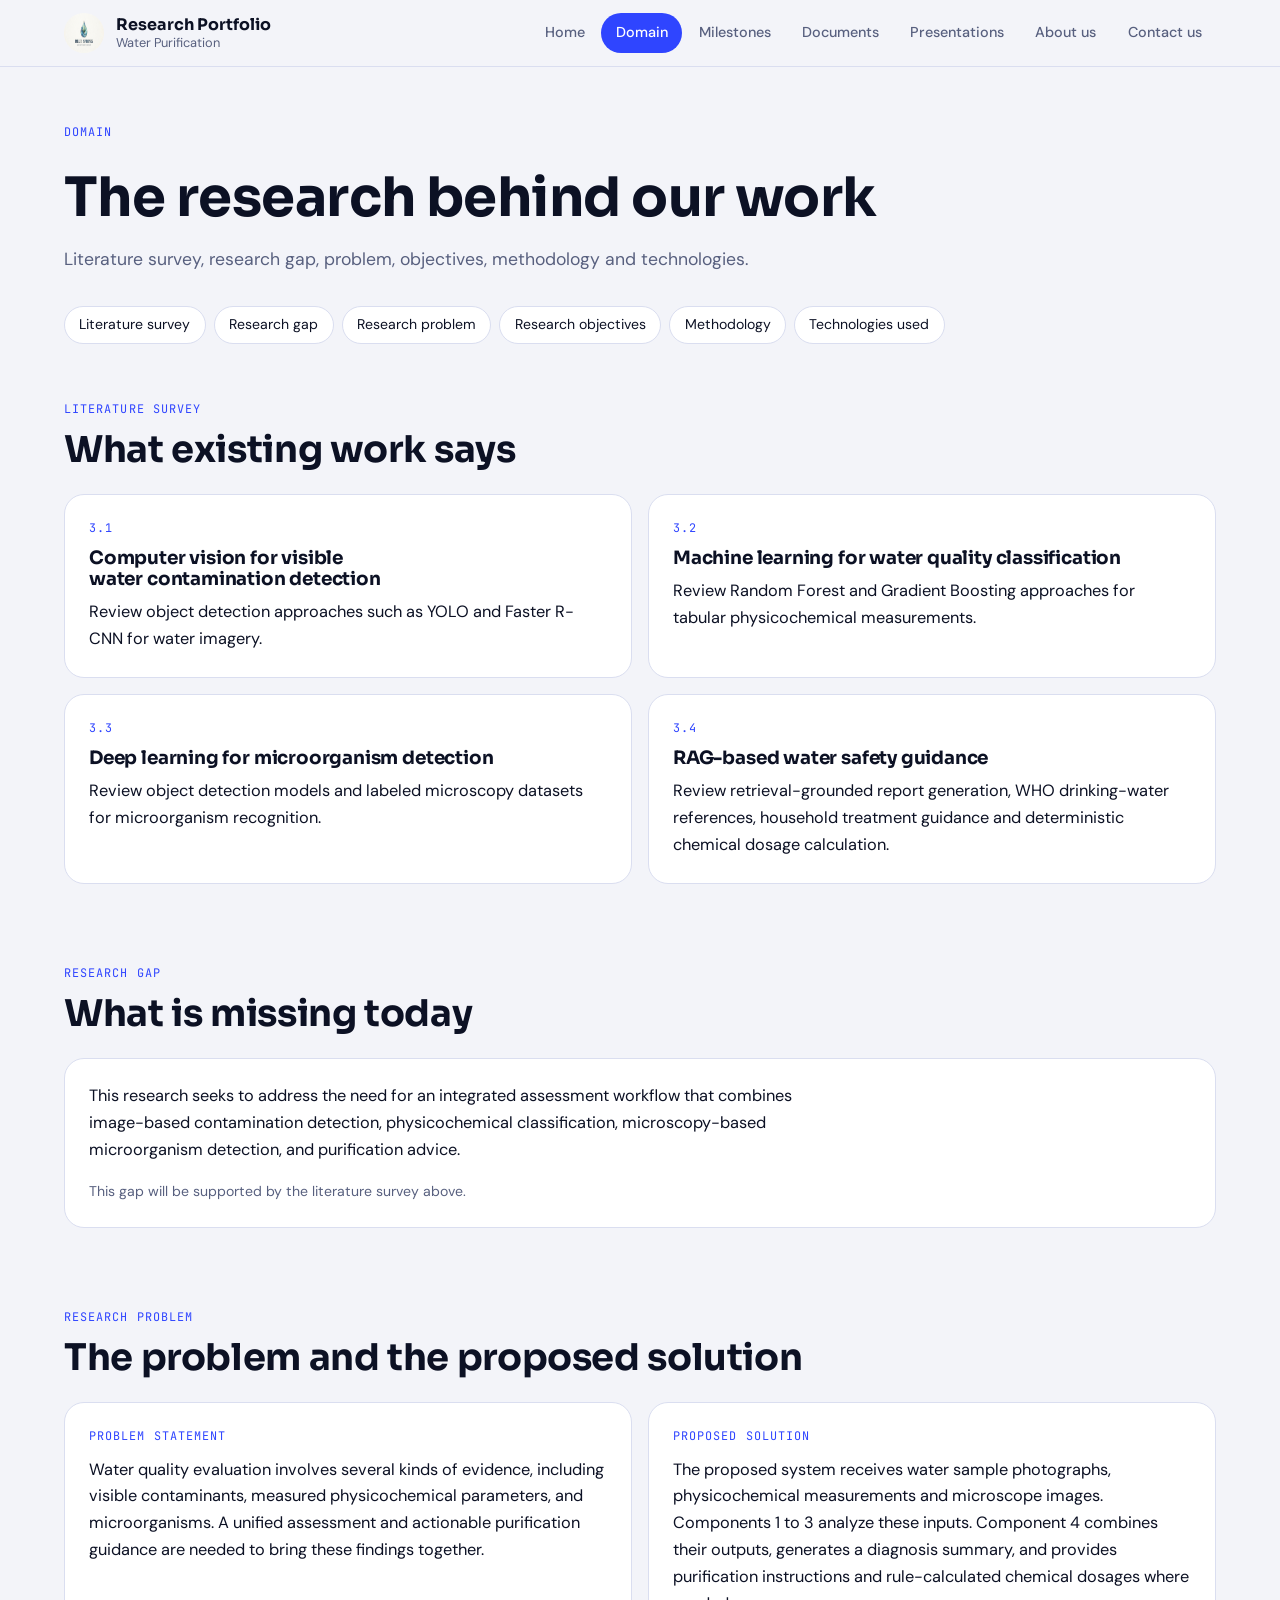
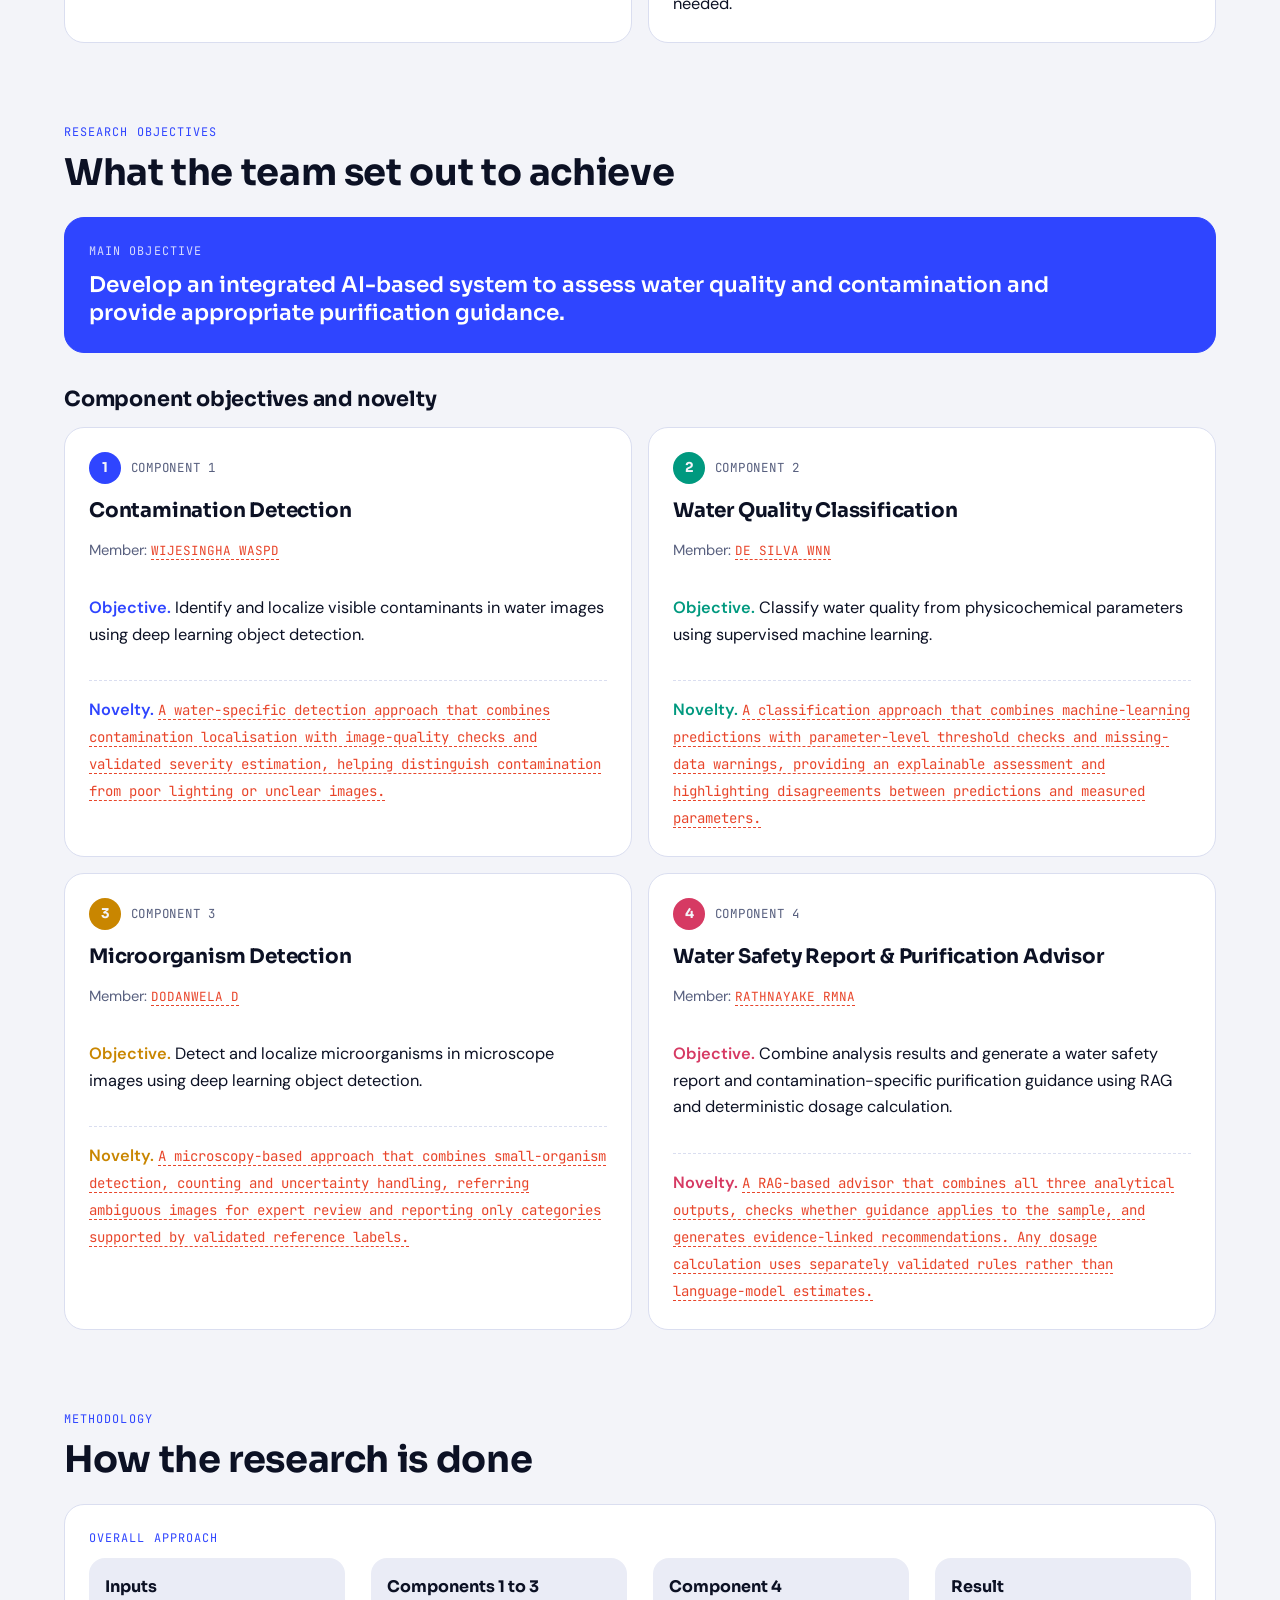
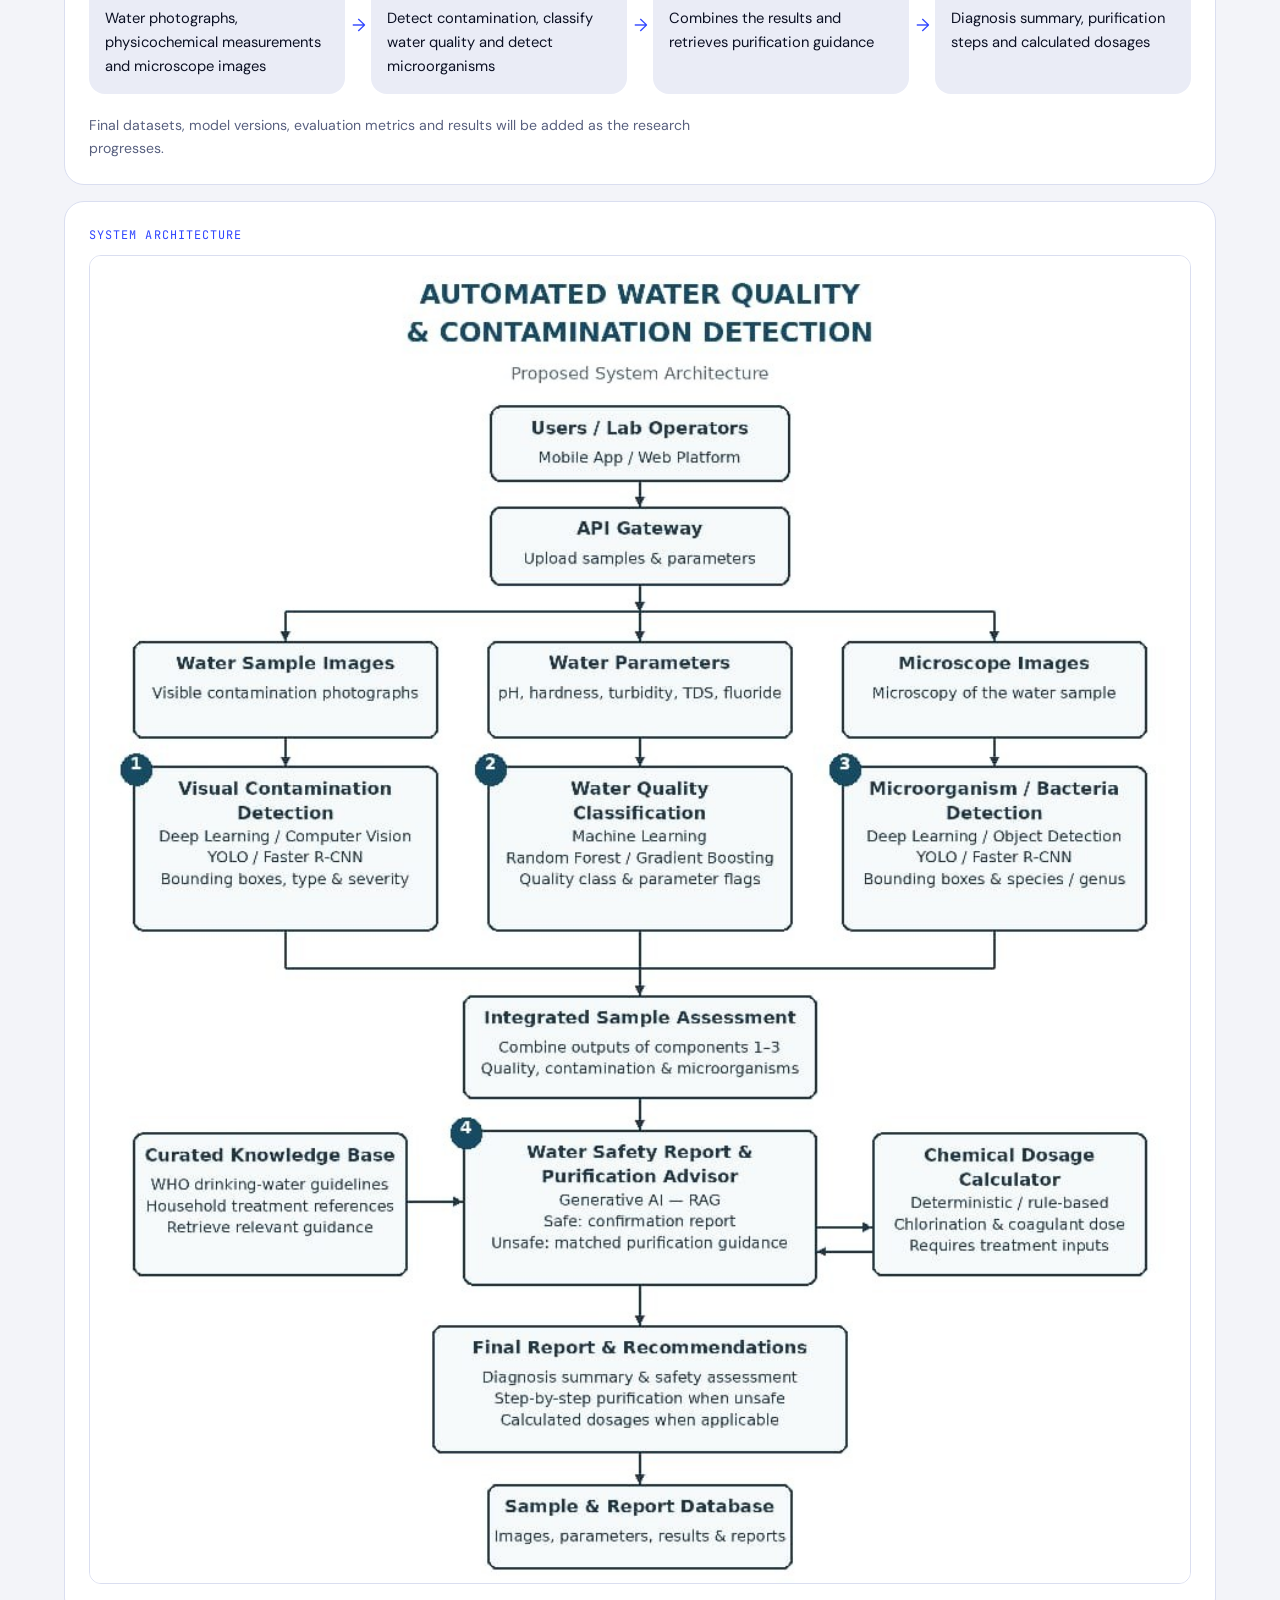
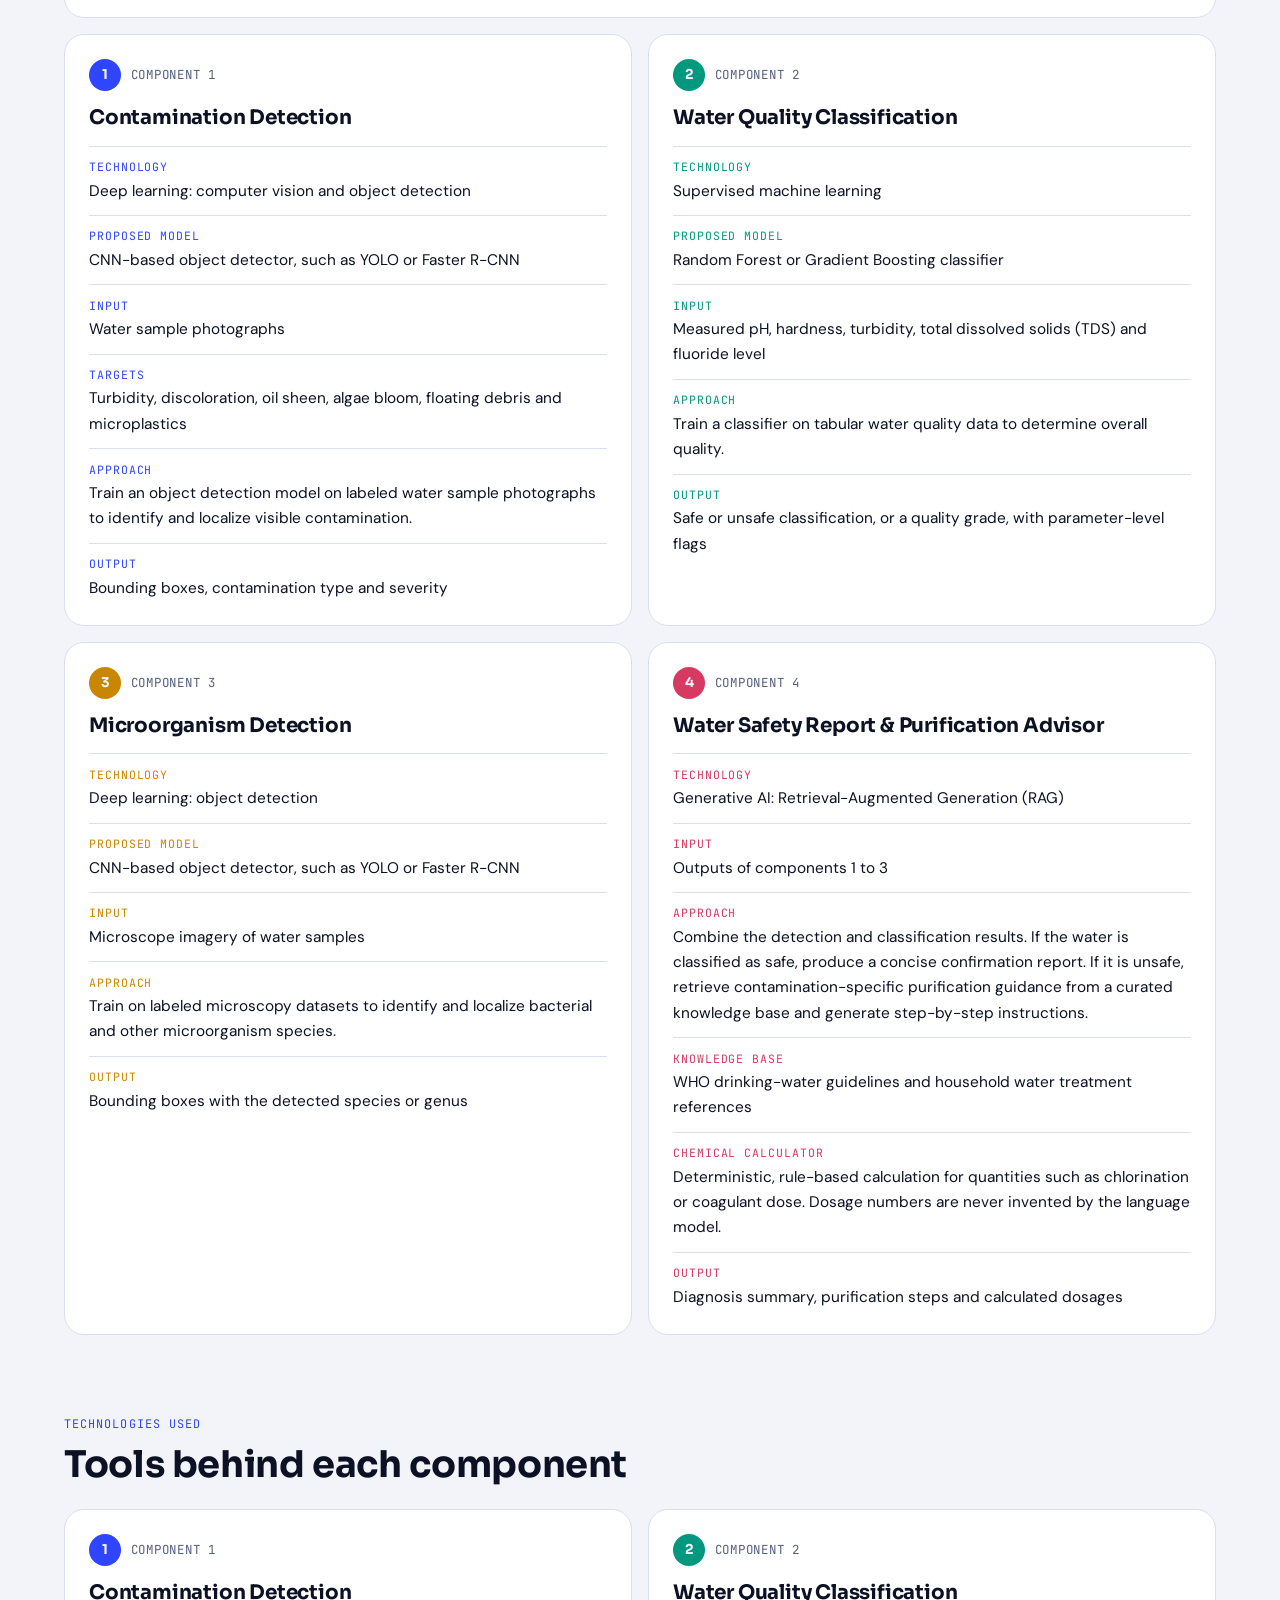
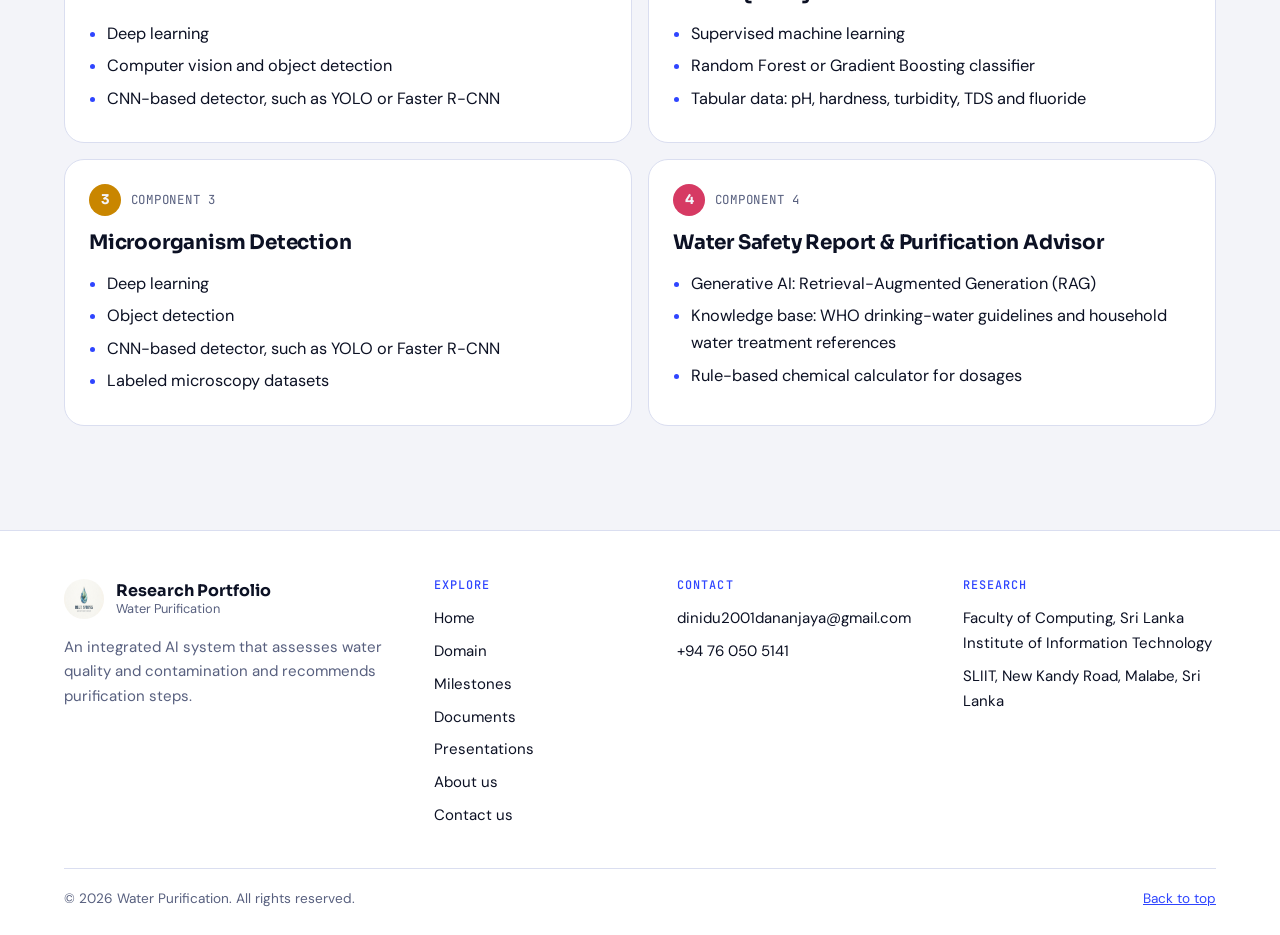
<file: docs/domain.html>
<!doctype html>
<html lang="en">
<head>
<meta charset="utf-8">
<meta name="viewport" content="width=device-width, initial-scale=1">
<title>Domain | Water Purification</title>
<link rel="preconnect" href="https://fonts.googleapis.com">
<link rel="preconnect" href="https://fonts.gstatic.com" crossorigin>
<link rel="stylesheet" href="https://fonts.googleapis.com/css2?family=Sora:wght@500;600;700&family=DM+Sans:wght@400;500;600&family=JetBrains+Mono:wght@400;500&display=swap">
<link rel="stylesheet" href="css/styles.css">
</head>
<body id="top">
<header class="site-header">
  <div class="wrap header-in">
<a class="brand" href="index.html" aria-label="Home">
      <img class="mark" src="images/logo.jpeg" alt="" aria-hidden="true">
      <span class="brand-text"><strong>Research Portfolio</strong><small>Water Purification</small></span>
    </a>
    <nav class="links" aria-label="Main"><a href="index.html">Home</a><a href="domain.html" aria-current="page">Domain</a><a href="milestones.html">Milestones</a><a href="documents.html">Documents</a><a href="presentations.html">Presentations</a><a href="about.html">About us</a><a href="contact.html">Contact us</a></nav>
  </div>
</header>
<main class="wrap">

<div class="page-head"><span class="tag">Domain</span><h1>The research behind our work</h1><p>Literature survey, research gap, problem, objectives, methodology and technologies.</p></div>
<nav class="toc" aria-label="On this page">
  <a href="#literature">Literature survey</a><a href="#gap">Research gap</a><a href="#problem">Research problem</a><a href="#objectives">Research objectives</a><a href="#methodology">Methodology</a><a href="#technologies">Technologies used</a>
</nav>

<section id="literature">
  <div class="head"><span class="tag">Literature survey</span><h2>What existing work says</h2></div>
  <div class="bento">
    <div class="cell s3"><span class="tag">3.1</span><h3>Computer vision for visible water contamination detection</h3><p>Review object detection approaches such as YOLO and Faster R-CNN for water imagery.</p></div>
    <div class="cell s3"><span class="tag">3.2</span><h3>Machine learning for water quality classification</h3><p>Review Random Forest and Gradient Boosting approaches for tabular physicochemical measurements.</p></div>
    <div class="cell s3"><span class="tag">3.3</span><h3>Deep learning for microorganism detection</h3><p>Review object detection models and labeled microscopy datasets for microorganism recognition.</p></div>
    <div class="cell s3"><span class="tag">3.4</span><h3>RAG-based water safety guidance</h3><p>Review retrieval-grounded report generation, WHO drinking-water references, household treatment guidance and deterministic chemical dosage calculation.</p></div>
  </div>
</section>

<section id="gap">
  <div class="head"><span class="tag">Research gap</span><h2>What is missing today</h2></div>
  <div class="bento"><div class="cell s6"><p>This research seeks to address the need for an integrated assessment workflow that combines image-based contamination detection, physicochemical classification, microscopy-based microorganism detection, and purification advice.</p><p class="note">This gap will be supported by the literature survey above.</p></div></div>
</section>

<section id="problem">
  <div class="head"><span class="tag">Research problem</span><h2>The problem and the proposed solution</h2></div>
  <div class="bento">
    <div class="cell s3"><span class="tag">Problem statement</span><p>Water quality evaluation involves several kinds of evidence, including visible contaminants, measured physicochemical parameters, and microorganisms. A unified assessment and actionable purification guidance are needed to bring these findings together.</p></div>
    <div class="cell s3"><span class="tag">Proposed solution</span><p>The proposed system receives water sample photographs, physicochemical measurements and microscope images. Components 1 to 3 analyze these inputs. Component 4 combines their outputs, generates a diagnosis summary, and provides purification instructions and rule-calculated chemical dosages where needed.</p></div>
  </div>
</section>

<section id="objectives">
  <div class="head"><span class="tag">Research objectives</span><h2>What the team set out to achieve</h2></div>
  <div class="bento">
    <div class="cell big s6"><span class="tag">Main objective</span><p>Develop an integrated AI-based system to assess water quality and contamination and provide appropriate purification guidance.</p></div>
  </div>
  <h3 class="sub-h">Component objectives and novelty</h3>
  <div class="bento">
    <article class="cell s3 comp k1">
      <span class="chip"><b>1</b>Component 1</span>
      <h3>Contamination Detection</h3>
      <p class="who">Member: <span class="ph">WIJESINGHA WASPD</span></p>
      <p><span class="lab">Objective.</span> Identify and localize visible contaminants in water images using deep learning object detection.</p>
      <p class="nov"><span class="lab">Novelty.</span> <span class="ph">A water-specific detection approach that combines contamination localisation with image-quality checks and validated severity estimation, helping distinguish contamination from poor lighting or unclear images.</span></p>
    </article>
    <article class="cell s3 comp k2">
      <span class="chip"><b>2</b>Component 2</span>
      <h3>Water Quality Classification</h3>
      <p class="who">Member: <span class="ph">DE SILVA WNN</span></p>
      <p><span class="lab">Objective.</span> Classify water quality from physicochemical parameters using supervised machine learning.</p>
      <p class="nov"><span class="lab">Novelty.</span> <span class="ph"> A classification approach that combines machine-learning predictions with parameter-level threshold checks and missing-data warnings, providing an explainable assessment and highlighting disagreements between predictions and measured parameters.</span></p>
    </article>
    <article class="cell s3 comp k3">
      <span class="chip"><b>3</b>Component 3</span>
      <h3>Microorganism Detection</h3>
      <p class="who">Member: <span class="ph">DODANWELA D</span></p>
      <p><span class="lab">Objective.</span> Detect and localize microorganisms in microscope images using deep learning object detection.</p>
      <p class="nov"><span class="lab">Novelty.</span> <span class="ph">A microscopy-based approach that combines small-organism detection, counting and uncertainty handling, referring ambiguous images for expert review and reporting only categories supported by validated reference labels.</span></p>
    </article>
    <article class="cell s3 comp k4">
      <span class="chip"><b>4</b>Component 4</span>
      <h3>Water Safety Report &amp; Purification Advisor</h3>
      <p class="who">Member: <span class="ph">RATHNAYAKE RMNA</span></p>
      <p><span class="lab">Objective.</span> Combine analysis results and generate a water safety report and contamination-specific purification guidance using RAG and deterministic dosage calculation.</p>
      <p class="nov"><span class="lab">Novelty.</span> <span class="ph">A RAG-based advisor that combines all three analytical outputs, checks whether guidance applies to the sample, and generates evidence-linked recommendations. Any dosage calculation uses separately validated rules rather than language-model estimates.</span></p>
    </article>
  </div>
</section>

<section id="methodology">
  <div class="head"><span class="tag">Methodology</span><h2>How the research is done</h2></div>
  <div class="bento">
    <div class="cell s6"><span class="tag">Overall approach</span>
      <div class="flow">
        <div><b>Inputs</b>Water photographs, physicochemical measurements and microscope images</div>
        <div><b>Components 1 to 3</b>Detect contamination, classify water quality and detect microorganisms</div>
        <div><b>Component 4</b>Combines the results and retrieves purification guidance</div>
        <div><b>Result</b>Diagnosis summary, purification steps and calculated dosages</div>
      </div>
      <p class="note" style="margin-top:1.2rem">Final datasets, model versions, evaluation metrics and results will be added as the research progresses.</p>
    </div>
    <div class="cell s6"><span class="tag">System architecture</span>
      <figure style="margin:0"><img src="images/architecture.jpeg" alt="System architecture diagram showing the integrated water quality assessment pipeline" style="width:100%;height:auto;border-radius:.75rem;border:1px solid var(--line);background:var(--surface-2)"></figure>
    </div>
    <article class="cell s3 comp k1">
      <span class="chip"><b>1</b>Component 1</span>
      <h3>Contamination Detection</h3>
      <dl class="spec"><div><dt>Technology</dt><dd>Deep learning: computer vision and object detection</dd></div><div><dt>Proposed model</dt><dd>CNN-based object detector, such as YOLO or Faster R-CNN</dd></div><div><dt>Input</dt><dd>Water sample photographs</dd></div><div><dt>Targets</dt><dd>Turbidity, discoloration, oil sheen, algae bloom, floating debris and microplastics</dd></div><div><dt>Approach</dt><dd>Train an object detection model on labeled water sample photographs to identify and localize visible contamination.</dd></div><div><dt>Output</dt><dd>Bounding boxes, contamination type and severity</dd></div></dl>
    </article>
    <article class="cell s3 comp k2">
      <span class="chip"><b>2</b>Component 2</span>
      <h3>Water Quality Classification</h3>
      <dl class="spec"><div><dt>Technology</dt><dd>Supervised machine learning</dd></div><div><dt>Proposed model</dt><dd>Random Forest or Gradient Boosting classifier</dd></div><div><dt>Input</dt><dd>Measured pH, hardness, turbidity, total dissolved solids (TDS) and fluoride level</dd></div><div><dt>Approach</dt><dd>Train a classifier on tabular water quality data to determine overall quality.</dd></div><div><dt>Output</dt><dd>Safe or unsafe classification, or a quality grade, with parameter-level flags</dd></div></dl>
    </article>
    <article class="cell s3 comp k3">
      <span class="chip"><b>3</b>Component 3</span>
      <h3>Microorganism Detection</h3>
      <dl class="spec"><div><dt>Technology</dt><dd>Deep learning: object detection</dd></div><div><dt>Proposed model</dt><dd>CNN-based object detector, such as YOLO or Faster R-CNN</dd></div><div><dt>Input</dt><dd>Microscope imagery of water samples</dd></div><div><dt>Approach</dt><dd>Train on labeled microscopy datasets to identify and localize bacterial and other microorganism species.</dd></div><div><dt>Output</dt><dd>Bounding boxes with the detected species or genus</dd></div></dl>
    </article>
    <article class="cell s3 comp k4">
      <span class="chip"><b>4</b>Component 4</span>
      <h3>Water Safety Report &amp; Purification Advisor</h3>
      <dl class="spec"><div><dt>Technology</dt><dd>Generative AI: Retrieval-Augmented Generation (RAG)</dd></div><div><dt>Input</dt><dd>Outputs of components 1 to 3</dd></div><div><dt>Approach</dt><dd>Combine the detection and classification results. If the water is classified as safe, produce a concise confirmation report. If it is unsafe, retrieve contamination-specific purification guidance from a curated knowledge base and generate step-by-step instructions.</dd></div><div><dt>Knowledge base</dt><dd>WHO drinking-water guidelines and household water treatment references</dd></div><div><dt>Chemical calculator</dt><dd>Deterministic, rule-based calculation for quantities such as chlorination or coagulant dose. Dosage numbers are never invented by the language model.</dd></div><div><dt>Output</dt><dd>Diagnosis summary, purification steps and calculated dosages</dd></div></dl>
    </article>
  </div>
</section>

<section id="technologies">
  <div class="head"><span class="tag">Technologies used</span><h2>Tools behind each component</h2></div>
  <div class="bento">
    <article class="cell s3 comp k1">
      <span class="chip"><b>1</b>Component 1</span>
      <h3>Contamination Detection</h3>
      <ul><li>Deep learning</li><li>Computer vision and object detection</li><li>CNN-based detector, such as YOLO or Faster R-CNN</li></ul>
    </article>
    <article class="cell s3 comp k2">
      <span class="chip"><b>2</b>Component 2</span>
      <h3>Water Quality Classification</h3>
      <ul><li>Supervised machine learning</li><li>Random Forest or Gradient Boosting classifier</li><li>Tabular data: pH, hardness, turbidity, TDS and fluoride</li></ul>
    </article>
    <article class="cell s3 comp k3">
      <span class="chip"><b>3</b>Component 3</span>
      <h3>Microorganism Detection</h3>
      <ul><li>Deep learning</li><li>Object detection</li><li>CNN-based detector, such as YOLO or Faster R-CNN</li><li>Labeled microscopy datasets</li></ul>
    </article>
    <article class="cell s3 comp k4">
      <span class="chip"><b>4</b>Component 4</span>
      <h3>Water Safety Report &amp; Purification Advisor</h3>
      <ul><li>Generative AI: Retrieval-Augmented Generation (RAG)</li><li>Knowledge base: WHO drinking-water guidelines and household water treatment references</li><li>Rule-based chemical calculator for dosages</li></ul>
    </article>
  </div>
</section>

</main>
<footer class="site-footer">
  <div class="wrap">
    <div class="foot-grid">
<div class="foot-brand">
        <a class="brand" href="index.html" aria-label="Home">
      <img class="mark" src="images/logo.jpeg" alt="" aria-hidden="true">
      <span class="brand-text"><strong>Research Portfolio</strong><small>Water Purification</small></span>
    </a>
        <p>An integrated AI system that assesses water quality and contamination and recommends purification steps.</p>
      </div>
      <div>
        <h2>Explore</h2>
        <ul><li><a href="index.html">Home</a></li><li><a href="domain.html">Domain</a></li><li><a href="milestones.html">Milestones</a></li><li><a href="documents.html">Documents</a></li><li><a href="presentations.html">Presentations</a></li><li><a href="about.html">About us</a></li><li><a href="contact.html">Contact us</a></li></ul>
      </div>
      <div>
        <h2>Contact</h2>
        <ul>
          <li>dinidu2001dananjaya@gmail.com</li>
          <li>+94 76 050 5141</li>
        </ul>
      </div>
      <div>
        <h2>Research</h2>
        <ul>
          <li>Faculty of Computing, Sri Lanka Institute of Information Technology</li>
          <li>SLIIT, New Kandy Road, Malabe, Sri Lanka</li>
        </ul>
      </div>
    </div>
    <div class="foot-base"><span>&copy; 2026 Water Purification. All rights reserved.</span><a href="#top">Back to top</a></div>
  </div>
</footer>
</body>
</html>
</file>
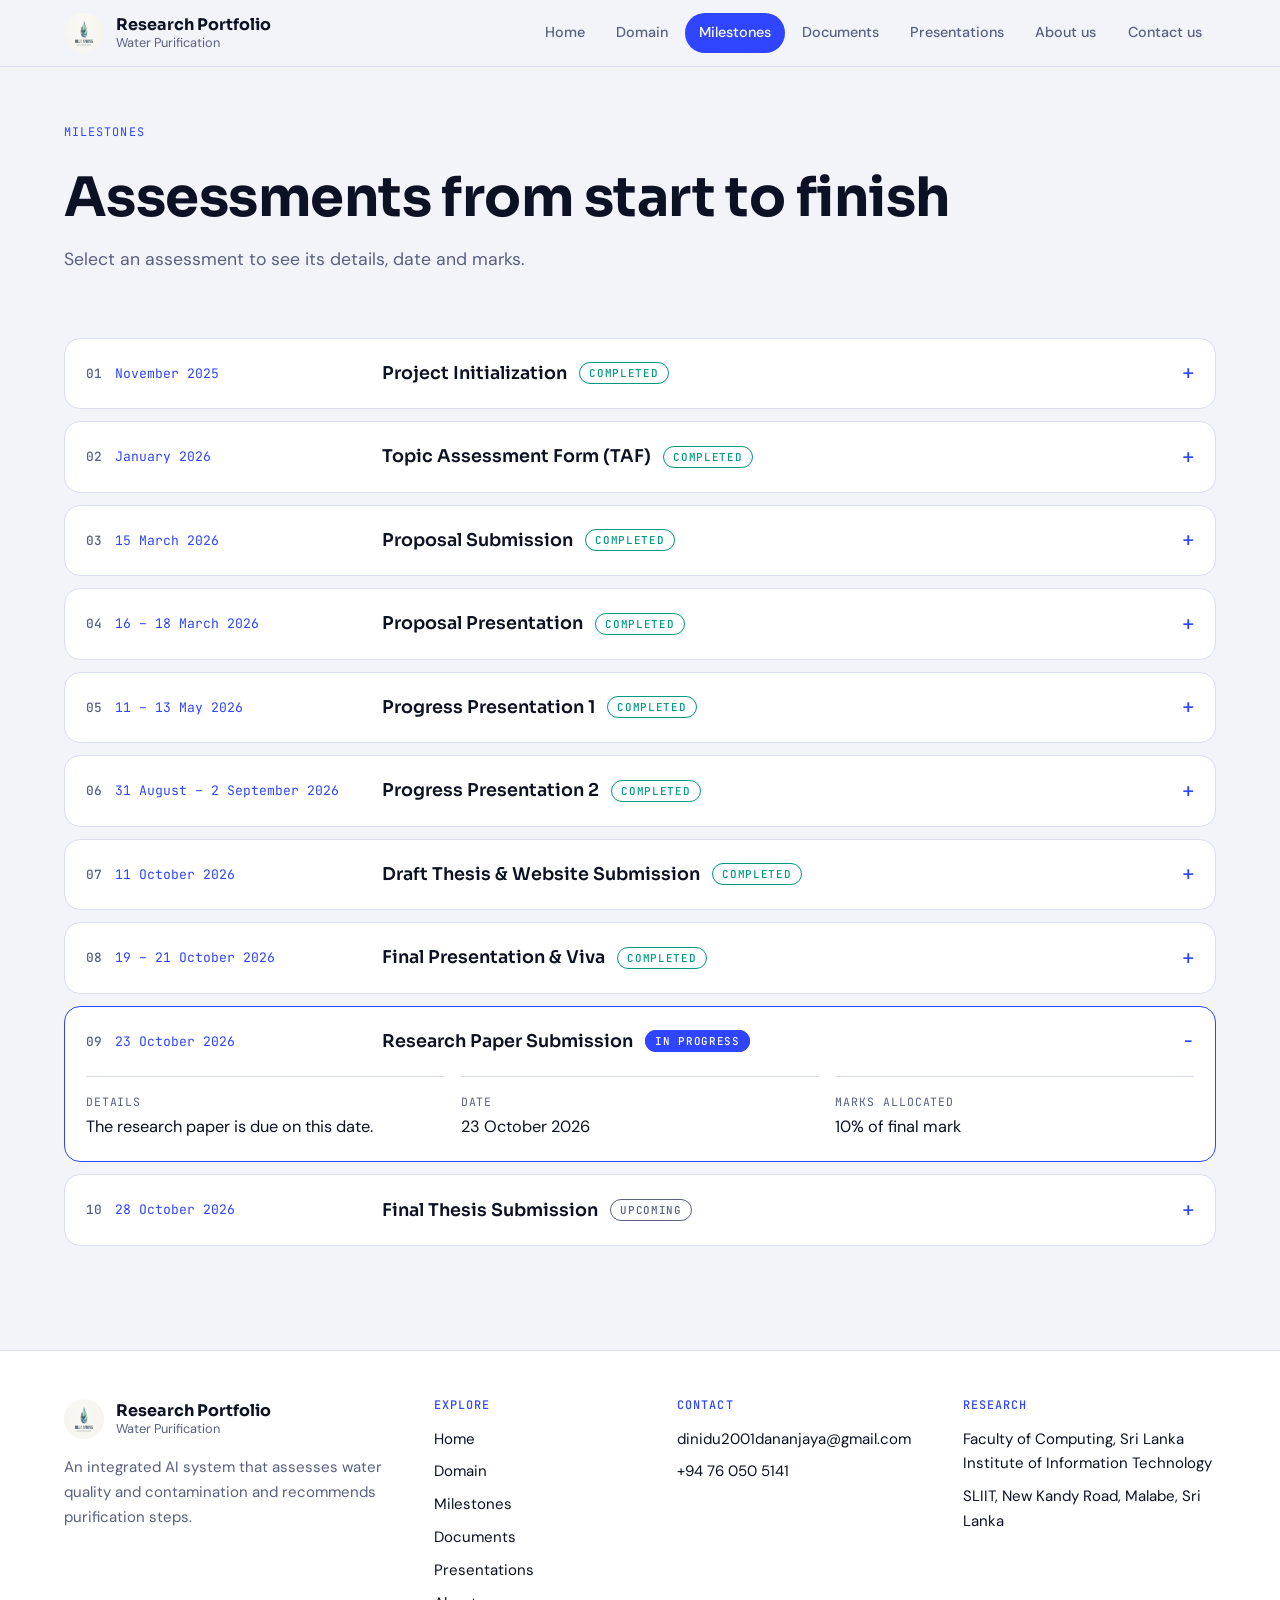
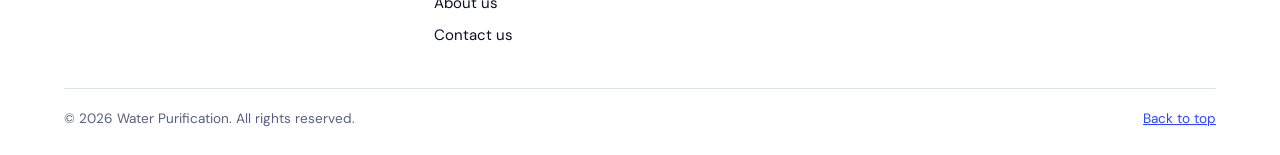
<file: docs/milestones.html>
<!doctype html>
<html lang="en">
<head>
<meta charset="utf-8">
<meta name="viewport" content="width=device-width, initial-scale=1">
<title>Milestones | Water Purification</title>
<link rel="preconnect" href="https://fonts.googleapis.com">
<link rel="preconnect" href="https://fonts.gstatic.com" crossorigin>
<link rel="stylesheet" href="https://fonts.googleapis.com/css2?family=Sora:wght@500;600;700&family=DM+Sans:wght@400;500;600&family=JetBrains+Mono:wght@400;500&display=swap">
<link rel="stylesheet" href="css/styles.css">
</head>
<body id="top">
<header class="site-header">
  <div class="wrap header-in">
<a class="brand" href="index.html" aria-label="Home">
      <img class="mark" src="images/logo.jpeg" alt="" aria-hidden="true">
      <span class="brand-text"><strong>Research Portfolio</strong><small>Water Purification</small></span>
    </a>
    <nav class="links" aria-label="Main"><a href="index.html">Home</a><a href="domain.html">Domain</a><a href="milestones.html" aria-current="page">Milestones</a><a href="documents.html">Documents</a><a href="presentations.html">Presentations</a><a href="about.html">About us</a><a href="contact.html">Contact us</a></nav>
  </div>
</header>
<main class="wrap">

<div class="page-head"><span class="tag">Milestones</span><h1>Assessments from start to finish</h1><p>Select an assessment to see its details, date and marks.</p></div>
<section><div class="drops">
    <details>
      <summary><span class="lead"><b class="num">01</b><span class="when">November 2025</span></span><strong>Project Initialization <span class="status s-done">Completed</span></strong></summary>
      <dl class="more two">
        <div><dt>Details</dt><dd>The four members came together as a team.</dd></div>
        <div><dt>Date</dt><dd>November 2025</dd></div>
        
      </dl>
    </details>
    <details>
      <summary><span class="lead"><b class="num">02</b><span class="when">January 2026</span></span><strong>Topic Assessment Form (TAF) <span class="status s-done">Completed</span></strong></summary>
      <dl class="more two">
        <div><dt>Details</dt><dd>The topic assessment form was submitted.</dd></div>
        <div><dt>Date</dt><dd>January 2026</dd></div>
        
      </dl>
    </details>
    <details>
      <summary><span class="lead"><b class="num">03</b><span class="when">15 March 2026</span></span><strong>Proposal Submission <span class="status s-done">Completed</span></strong></summary>
      <dl class="more two">
        <div><dt>Details</dt><dd>The research proposal was submitted.</dd></div>
        <div><dt>Date</dt><dd>15 March 2026</dd></div>
        
      </dl>
    </details>
    <details>
      <summary><span class="lead"><b class="num">04</b><span class="when">16 – 18 March 2026</span></span><strong>Proposal Presentation <span class="status s-done">Completed</span></strong></summary>
      <dl class="more">
        <div><dt>Details</dt><dd>The proposal was presented to the panel.</dd></div>
        <div><dt>Date</dt><dd>16 – 18 March 2026</dd></div>
        <div><dt>Marks allocated</dt><dd>12% of final mark</dd></div>
      </dl>
    </details>
    <details>
      <summary><span class="lead"><b class="num">05</b><span class="when">11 – 13 May 2026</span></span><strong>Progress Presentation 1 <span class="status s-done">Completed</span></strong></summary>
      <dl class="more">
        <div><dt>Details</dt><dd>First progress presentation.</dd></div>
        <div><dt>Date</dt><dd>11 – 13 May 2026</dd></div>
        <div><dt>Marks allocated</dt><dd>15% of final mark</dd></div>
      </dl>
    </details>
    <details>
      <summary><span class="lead"><b class="num">06</b><span class="when">31 August – 2 September 2026</span></span><strong>Progress Presentation 2 <span class="status s-done">Completed</span></strong></summary>
      <dl class="more">
        <div><dt>Details</dt><dd>Second progress presentation.</dd></div>
        <div><dt>Date</dt><dd>31 August – 2 September 2026</dd></div>
        <div><dt>Marks allocated</dt><dd>18% of final mark</dd></div>
      </dl>
    </details>
    <details>
      <summary><span class="lead"><b class="num">07</b><span class="when">11 October 2026</span></span><strong>Draft Thesis &amp; Website Submission <span class="status s-done">Completed</span></strong></summary>
      <dl class="more">
        <div><dt>Details</dt><dd>The draft thesis and this website are being finalized.</dd></div>
        <div><dt>Date</dt><dd>11 October 2026</dd></div>
        <div><dt>Marks allocated</dt><dd>2% of final mark</dd></div>
      </dl>
    </details>
    <details>
      <summary><span class="lead"><b class="num">08</b><span class="when">19 – 21 October 2026</span></span><strong>Final Presentation &amp; Viva <span class="status s-done">Completed</span></strong></summary>
      <dl class="more">
        <div><dt>Details</dt><dd>The finished work will be presented and defended.</dd></div>
        <div><dt>Date</dt><dd>19 – 21 October 2026</dd></div>
        <div><dt>Marks allocated</dt><dd>20% of final mark</dd></div>
      </dl>
    </details>
    <details open>
      <summary><span class="lead"><b class="num">09</b><span class="when">23 October 2026</span></span><strong>Research Paper Submission <span class="status s-now">In progress</span></strong></summary>
      <dl class="more">
        <div><dt>Details</dt><dd>The research paper is due on this date.</dd></div>
        <div><dt>Date</dt><dd>23 October 2026</dd></div>
        <div><dt>Marks allocated</dt><dd>10% of final mark</dd></div>
      </dl>
    </details>
    <details>
      <summary><span class="lead"><b class="num">10</b><span class="when">28 October 2026</span></span><strong>Final Thesis Submission <span class="status s-next">Upcoming</span></strong></summary>
      <dl class="more">
        <div><dt>Details</dt><dd>The final thesis is due on this date.</dd></div>
        <div><dt>Date</dt><dd>28 October 2026</dd></div>
        <div><dt>Marks allocated</dt><dd>19% of final mark</dd></div>
      </dl>
    </details>
</div></section>

</main>
<footer class="site-footer">
  <div class="wrap">
    <div class="foot-grid">
<div class="foot-brand">
        <a class="brand" href="index.html" aria-label="Home">
      <img class="mark" src="images/logo.jpeg" alt="" aria-hidden="true">
      <span class="brand-text"><strong>Research Portfolio</strong><small>Water Purification</small></span>
    </a>
        <p>An integrated AI system that assesses water quality and contamination and recommends purification steps.</p>
      </div>
      <div>
        <h2>Explore</h2>
        <ul><li><a href="index.html">Home</a></li><li><a href="domain.html">Domain</a></li><li><a href="milestones.html">Milestones</a></li><li><a href="documents.html">Documents</a></li><li><a href="presentations.html">Presentations</a></li><li><a href="about.html">About us</a></li><li><a href="contact.html">Contact us</a></li></ul>
      </div>
      <div>
        <h2>Contact</h2>
        <ul>
          <li>dinidu2001dananjaya@gmail.com</li>
          <li>+94 76 050 5141</li>
        </ul>
      </div>
      <div>
        <h2>Research</h2>
        <ul>
          <li>Faculty of Computing, Sri Lanka Institute of Information Technology</li>
          <li>SLIIT, New Kandy Road, Malabe, Sri Lanka</li>
        </ul>
      </div>
    </div>
    <div class="foot-base"><span>&copy; 2026 Water Purification. All rights reserved.</span><a href="#top">Back to top</a></div>
  </div>
</footer>
</body>
</html>
</file>
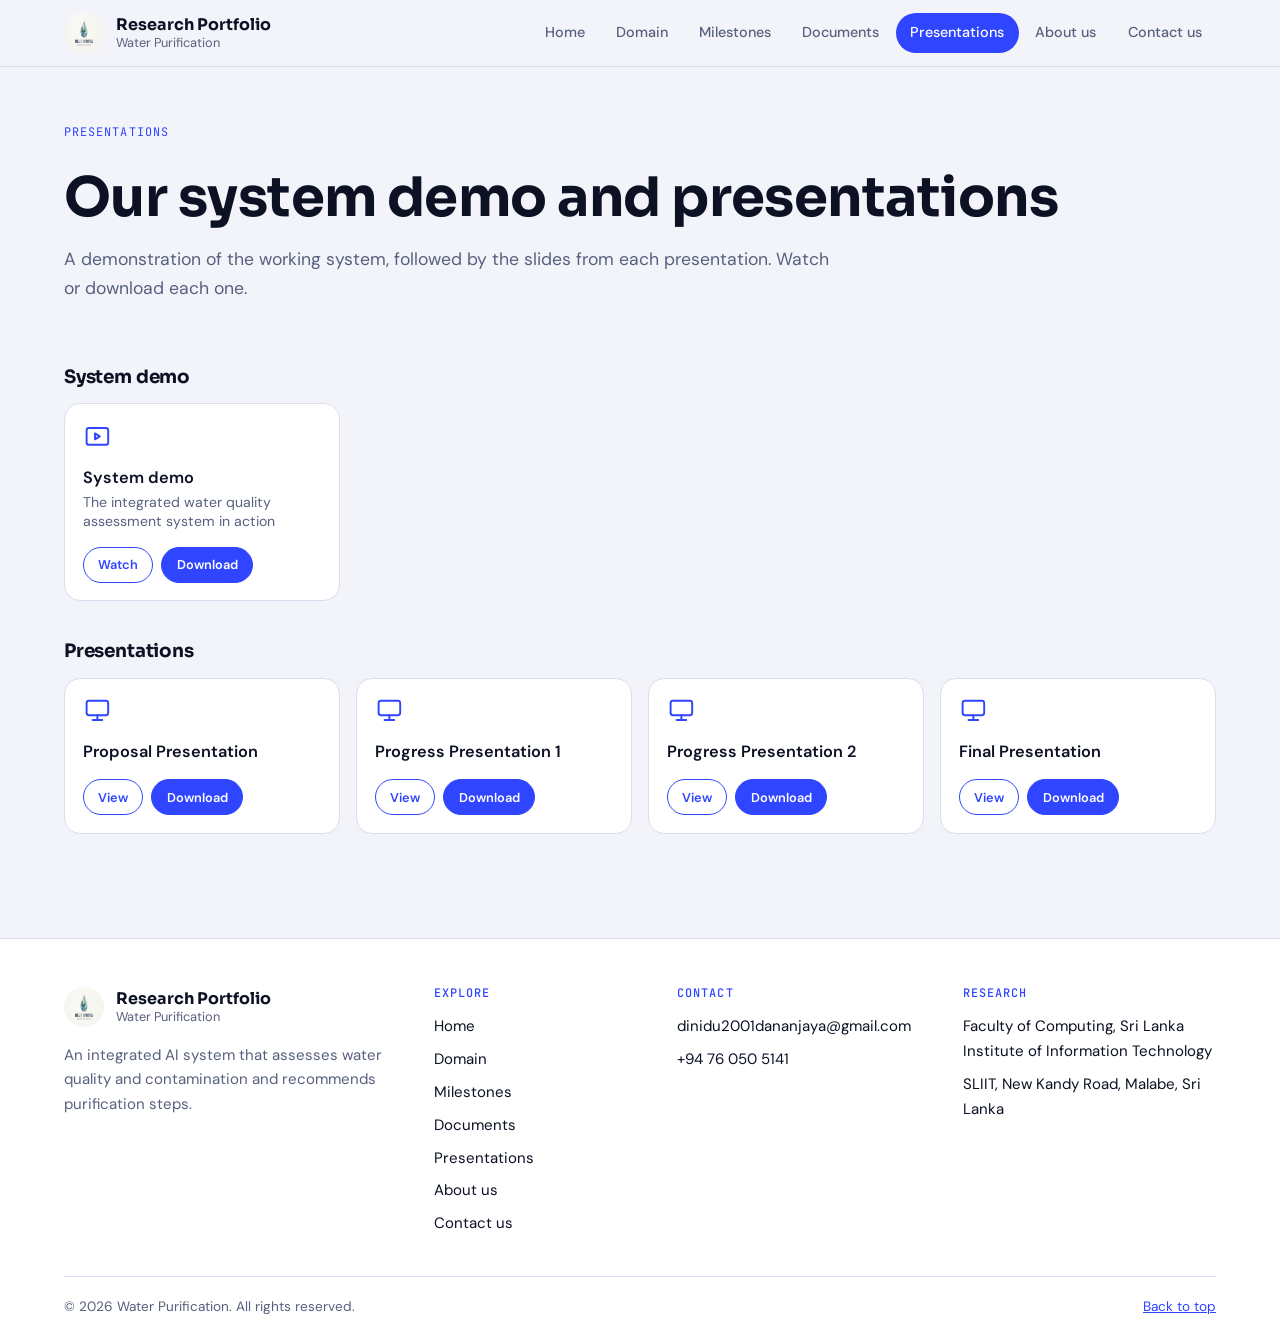
<file: docs/presentations.html>
<!doctype html>
<html lang="en">
<head>
<meta charset="utf-8">
<meta name="viewport" content="width=device-width, initial-scale=1">
<title>Presentations | Water Purification</title>
<link rel="preconnect" href="https://fonts.googleapis.com">
<link rel="preconnect" href="https://fonts.gstatic.com" crossorigin>
<link rel="stylesheet" href="https://fonts.googleapis.com/css2?family=Sora:wght@500;600;700&family=DM+Sans:wght@400;500;600&family=JetBrains+Mono:wght@400;500&display=swap">
<link rel="stylesheet" href="css/styles.css">
</head>
<body id="top">
<header class="site-header">
  <div class="wrap header-in">
<a class="brand" href="index.html" aria-label="Home">
      <img class="mark" src="images/logo.jpeg" alt="" aria-hidden="true">
      <span class="brand-text"><strong>Research Portfolio</strong><small>Water Purification</small></span>
    </a>
    <nav class="links" aria-label="Main"><a href="index.html">Home</a><a href="domain.html">Domain</a><a href="milestones.html">Milestones</a><a href="documents.html">Documents</a><a href="presentations.html" aria-current="page">Presentations</a><a href="about.html">About us</a><a href="contact.html">Contact us</a></nav>
  </div>
</header>
<main class="wrap">

<div class="page-head"><span class="tag">Presentations</span><h1>Our system demo and presentations</h1><p>A demonstration of the working system, followed by the slides from each presentation. Watch or download each one.</p></div>
<section>
  <div class="dl-group"><h3>System demo</h3>
    <div class="tiles">
      <div class="tile"><svg viewBox="0 0 24 24" aria-hidden="true"><rect x="3" y="5" width="18" height="14" rx="2"/><path d="M10 9.5v5l4-2.5z"/></svg><span class="nm">System demo<small class="sub">The integrated water quality assessment system in action</small></span><span class="acts"><a class="act" href="files/system-demo.mp4" target="_blank" rel="noopener">Watch</a><a class="act primary" href="files/system-demo.mp4" download>Download</a></span></div>
    </div>
  </div>
  <div class="dl-group"><h3>Presentations</h3>
    <div class="tiles">
      <div class="tile"><svg viewBox="0 0 24 24" aria-hidden="true"><rect x="3" y="4" width="18" height="12" rx="2"/><path d="M12 16v4M8 20h8"/></svg><span class="nm">Proposal Presentation</span><span class="acts"><a class="act" href="files/proposal-presentation.pdf" target="_blank" rel="noopener">View</a><a class="act primary" href="files/proposal-presentation.pptx" download>Download</a></span></div>
      <div class="tile"><svg viewBox="0 0 24 24" aria-hidden="true"><rect x="3" y="4" width="18" height="12" rx="2"/><path d="M12 16v4M8 20h8"/></svg><span class="nm">Progress Presentation 1</span><span class="acts"><a class="act" href="files/pp1-presentation.pdf" target="_blank" rel="noopener">View</a><a class="act primary" href="files/pp1-presentation.pptx" download>Download</a></span></div>
      <div class="tile"><svg viewBox="0 0 24 24" aria-hidden="true"><rect x="3" y="4" width="18" height="12" rx="2"/><path d="M12 16v4M8 20h8"/></svg><span class="nm">Progress Presentation 2</span><span class="acts"><a class="act" href="files/pp2-presentation.pdf" target="_blank" rel="noopener">View</a><a class="act primary" href="files/pp2-presentation.pptx" download>Download</a></span></div>
      <div class="tile"><svg viewBox="0 0 24 24" aria-hidden="true"><rect x="3" y="4" width="18" height="12" rx="2"/><path d="M12 16v4M8 20h8"/></svg><span class="nm">Final Presentation</span><span class="acts"><a class="act" href="files/final-presentation.pdf" target="_blank" rel="noopener">View</a><a class="act primary" href="files/final-presentation.pptx" download>Download</a></span></div>
    </div>
  </div>
</section>

</main>
<footer class="site-footer">
  <div class="wrap">
    <div class="foot-grid">
<div class="foot-brand">
        <a class="brand" href="index.html" aria-label="Home">
      <img class="mark" src="images/logo.jpeg" alt="" aria-hidden="true">
      <span class="brand-text"><strong>Research Portfolio</strong><small>Water Purification</small></span>
    </a>
        <p>An integrated AI system that assesses water quality and contamination and recommends purification steps.</p>
      </div>
      <div>
        <h2>Explore</h2>
        <ul><li><a href="index.html">Home</a></li><li><a href="domain.html">Domain</a></li><li><a href="milestones.html">Milestones</a></li><li><a href="documents.html">Documents</a></li><li><a href="presentations.html">Presentations</a></li><li><a href="about.html">About us</a></li><li><a href="contact.html">Contact us</a></li></ul>
      </div>
      <div>
        <h2>Contact</h2>
        <ul>
          <li>dinidu2001dananjaya@gmail.com</li>
          <li>+94 76 050 5141</li>
        </ul>
      </div>
      <div>
        <h2>Research</h2>
        <ul>
          <li>Faculty of Computing, Sri Lanka Institute of Information Technology</li>
          <li>SLIIT, New Kandy Road, Malabe, Sri Lanka</li>
        </ul>
      </div>
    </div>
    <div class="foot-base"><span>&copy; 2026 Water Purification. All rights reserved.</span><a href="#top">Back to top</a></div>
  </div>
</footer>
</body>
</html>
</file>
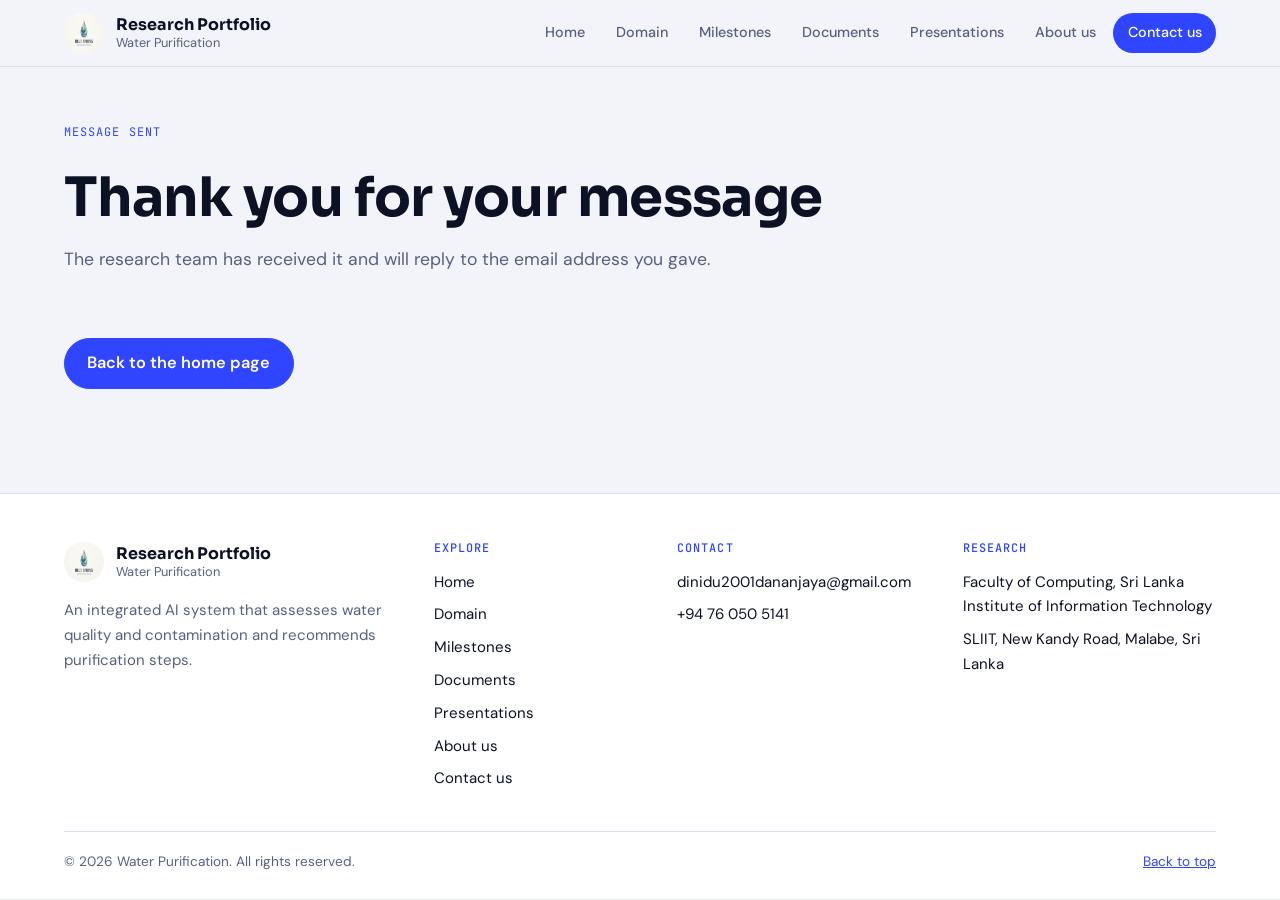
<file: docs/thanks.html>
<!doctype html>
<html lang="en">
<head>
<meta charset="utf-8">
<meta name="viewport" content="width=device-width, initial-scale=1">
<title>Message sent | Water Purification</title>
<link rel="preconnect" href="https://fonts.googleapis.com">
<link rel="preconnect" href="https://fonts.gstatic.com" crossorigin>
<link rel="stylesheet" href="https://fonts.googleapis.com/css2?family=Sora:wght@500;600;700&family=DM+Sans:wght@400;500;600&family=JetBrains+Mono:wght@400;500&display=swap">
<link rel="stylesheet" href="css/styles.css">
</head>
<body id="top">
<header class="site-header">
  <div class="wrap header-in">
<a class="brand" href="index.html" aria-label="Home">
      <img class="mark" src="images/logo.jpeg" alt="" aria-hidden="true">
      <span class="brand-text"><strong>Research Portfolio</strong><small>Water Purification</small></span>
    </a>
    <nav class="links" aria-label="Main"><a href="index.html">Home</a><a href="domain.html">Domain</a><a href="milestones.html">Milestones</a><a href="documents.html">Documents</a><a href="presentations.html">Presentations</a><a href="about.html">About us</a><a href="contact.html" aria-current="page">Contact us</a></nav>
  </div>
</header>
<main class="wrap">

<div class="page-head"><span class="tag">Message sent</span><h1>Thank you for your message</h1><p>The research team has received it and will reply to the email address you gave.</p></div>
<section><a class="btn" href="index.html">Back to the home page</a></section>

</main>
<footer class="site-footer">
  <div class="wrap">
    <div class="foot-grid">
      <div class="foot-brand">
    <a class="brand" href="index.html" aria-label="Home">
      <img class="mark" src="images/logo.jpeg" alt="" aria-hidden="true">
      <span class="brand-text"><strong>Research Portfolio</strong><small>Water Purification</small></span>
    </a>
        <p>An integrated AI system that assesses water quality and contamination and recommends purification steps.</p>
      </div>
      <div>
        <h2>Explore</h2>
        <ul><li><a href="index.html">Home</a></li><li><a href="domain.html">Domain</a></li><li><a href="milestones.html">Milestones</a></li><li><a href="documents.html">Documents</a></li><li><a href="presentations.html">Presentations</a></li><li><a href="about.html">About us</a></li><li><a href="contact.html">Contact us</a></li></ul>
      </div>
      <div>
        <h2>Contact</h2>
        <ul>
          <li>dinidu2001dananjaya@gmail.com</li>
          <li>+94 76 050 5141</li>
        </ul>
      </div>
      <div>
        <h2>Research</h2>
        <ul>
          <li>Faculty of Computing, Sri Lanka Institute of Information Technology</li>
          <li>SLIIT, New Kandy Road, Malabe, Sri Lanka</li>
        </ul>
      </div>
    </div>
    <div class="foot-base"><span>&copy; 2026 Water Purification. All rights reserved.</span><a href="#top">Back to top</a></div>
  </div>
</footer>
</body>
</html>
</file>
<file: docs/css/styles.css>
/* Research Project Portfolio: shared stylesheet (HTML + CSS only, no JavaScript).
   Layout: sticky pill navigation; oversized home hero; bento card grids; milestones as dropdown rows; document tiles; split contact panel. */
:root {
  --bg: #f3f4f9;
  --surface: #ffffff;
  --surface-2: #eaecf6;
  --fg: #0c1124;
  --muted: #58607f;
  --line: #dadef0;
  --accent: #2f45ff;
  --on-accent: #ffffff;
  --coral: #e8452a;
  --c1: #2f45ff;
  --c2: #00997f;
  --c3: #c98600;
  --c4: #d63a63;
  --font-display: "Sora", "Segoe UI", system-ui, sans-serif;
  --font-body: "DM Sans", "Segoe UI", system-ui, sans-serif;
  --font-mono: "JetBrains Mono", ui-monospace, Menlo, monospace;
}
@media (prefers-color-scheme: dark) {
  :root {
    --bg: #080c1b; --surface: #11172f; --surface-2: #19203f; --fg: #eef0fb; --muted: #9aa3c8; --line: #232b52;
    --accent: #6f82ff; --on-accent: #080c1b; --coral: #ff7a5c;
    --c1: #7b8cff; --c2: #34d3b3; --c3: #f5be3d; --c4: #ff7a9d;
    color-scheme: dark;
  }
}
* { box-sizing: border-box; }
html { scroll-behavior: smooth; scroll-padding-top: 6.5rem; }
body {
  margin: 0; background: var(--bg); color: var(--fg);
  font-family: var(--font-body); font-size: 1.02rem; line-height: 1.65;
  padding-inline: 1rem;
}
.wrap { max-width: 72rem; margin-inline: auto; }
h1, h2, h3 { font-family: var(--font-display); text-wrap: balance; line-height: 1.12; margin: 0; letter-spacing: -.01em; }
p { margin: 0 0 1rem; max-width: 65ch; }
p:last-child { margin-bottom: 0; }
a { color: var(--accent); }
:focus-visible { outline: 2px solid var(--accent); outline-offset: 3px; }
.ph { color: var(--coral); border-bottom: 1px dashed var(--coral); font-family: var(--font-mono); font-size: .86em; }

/* header and navigation (same on every page) */
.site-header { position: sticky; top: 0; z-index: 10; margin-inline: -1rem; padding-inline: 1rem;
  background: color-mix(in srgb, var(--bg) 88%, transparent);
  -webkit-backdrop-filter: blur(12px); backdrop-filter: blur(12px); border-bottom: 1px solid var(--line); }
.header-in { display: flex; align-items: center; justify-content: space-between; gap: 1.5rem; padding-block: .8rem; }
.brand { display: flex; align-items: center; gap: .75rem; text-decoration: none; color: var(--fg); min-width: 0; }
.mark { width: 2.5rem; height: 2.5rem; border-radius: 50%; background: var(--accent); color: var(--on-accent); display: grid; place-items: center; font-family: var(--font-display); font-weight: 700; font-size: .85rem; flex: none; }
.mark img { width: 100%; height: 100%; object-fit: cover; border-radius: inherit; }
.brand-text { display: grid; line-height: 1.25; min-width: 0; }
.brand-text strong { font-family: var(--font-display); font-size: 1rem; }
.brand-text small { color: var(--muted); font-size: .8rem; white-space: nowrap; overflow: hidden; text-overflow: ellipsis; }
.links { display: flex; gap: .15rem; overflow-x: auto; scrollbar-width: none; }
.links a { font-size: .9rem; font-weight: 500; color: var(--muted); text-decoration: none; white-space: nowrap; padding: .5rem .9rem; border-radius: 999px; }
.links a:hover { color: var(--fg); background: var(--surface-2); }
.links a[aria-current="page"] { background: var(--accent); color: var(--on-accent); }

/* home hero */
.hero { display: grid; grid-template-columns: minmax(0, 1.5fr) minmax(0, 1fr); gap: 2.5rem; align-items: end; padding-block: 4.5rem 3.5rem; }
.kicker { display: inline-flex; align-items: center; gap: .5rem; font-family: var(--font-mono); font-size: .78rem; letter-spacing: .08em; text-transform: uppercase; color: var(--muted); margin-bottom: 1.4rem; }
.kicker::before { content: ""; width: .6rem; height: .6rem; border-radius: 50%; background: var(--coral); }
.hero h1 { font-size: clamp(2.1rem, 5.2vw, 3.7rem); font-weight: 700; margin-bottom: 1.4rem; }
.hero .lede { font-size: 1.2rem; color: var(--muted); max-width: 40ch; }
.facts { margin: 0; background: var(--surface); border: 1px solid var(--line); border-radius: 1.25rem; padding: 1.4rem; display: grid; gap: 1rem; min-width: 0; }
.facts div { display: grid; gap: .15rem; padding-bottom: 1rem; border-bottom: 1px solid var(--line); }
.facts div:last-child { border: 0; padding-bottom: 0; }
.facts dt { font-family: var(--font-mono); font-size: .72rem; letter-spacing: .08em; text-transform: uppercase; color: var(--muted); }
.facts dd { margin: 0; font-weight: 600; }
.team-dots { display: flex; gap: .4rem; margin-top: .5rem; }
.team-dots i { width: .9rem; height: .9rem; border-radius: 50%; display: block; }

/* inner page header */
.page-head { padding-block: 3.5rem 1.5rem; display: grid; gap: 1rem; }
.page-head h1 { font-size: clamp(2.1rem, 5vw, 3.4rem); font-weight: 700; }
.page-head p { color: var(--muted); font-size: 1.1rem; }

/* sections */
section { padding-block: 2.5rem; }
.head { display: grid; gap: .6rem; margin-bottom: 1.5rem; }
.head h2 { font-size: clamp(1.6rem, 3.4vw, 2.3rem); font-weight: 700; }
.tag { font-family: var(--font-mono); font-size: .74rem; letter-spacing: .09em; text-transform: uppercase; color: var(--accent); display: block; margin-bottom: .6rem; }
.head .tag { margin-bottom: 0; }
.toc { display: flex; flex-wrap: wrap; gap: .5rem; padding-block: .5rem 1rem; }
.toc a { font-size: .88rem; text-decoration: none; color: var(--fg); background: var(--surface); border: 1px solid var(--line); border-radius: 999px; padding: .4rem .9rem; }
.toc a:hover { border-color: var(--accent); color: var(--accent); }

.bento { display: grid; grid-template-columns: repeat(6, minmax(0, 1fr)); gap: 1rem; }
.cell { background: var(--surface); border: 1px solid var(--line); border-radius: 1.25rem; padding: 1.5rem; min-width: 0; }
.s2 { grid-column: span 2; } .s3 { grid-column: span 3; } .s4 { grid-column: span 4; } .s6 { grid-column: span 6; }
.cell h3 { font-size: 1.15rem; margin-bottom: .6rem; }
.cell ul { margin: 0; padding-left: 1.1rem; }
.cell li { margin-bottom: .35rem; }
.cell li::marker { color: var(--accent); }
.big { background: var(--accent); color: var(--on-accent); border-color: var(--accent); }
.big .tag { color: inherit; opacity: .8; }
.big p { font-size: 1.35rem; font-family: var(--font-display); font-weight: 600; line-height: 1.3; }
.big .ph { color: inherit; border-color: currentColor; }

/* home link cards */
a.go { display: flex; flex-direction: column; gap: .5rem; text-decoration: none; color: var(--fg); transition: border-color .15s, transform .15s; }
a.go:hover { border-color: var(--accent); transform: translateY(-2px); }
a.go strong { font-family: var(--font-display); font-size: 1.2rem; display: flex; justify-content: space-between; gap: 1rem; }
a.go strong::after { content: "\2192"; color: var(--accent); }
a.go span { color: var(--muted); font-size: .94rem; }

/* components */
.comp { display: flex; flex-direction: column; gap: 1rem; }
.chip { display: inline-flex; align-items: center; gap: .6rem; font-family: var(--font-mono); font-size: .78rem; letter-spacing: .06em; text-transform: uppercase; color: var(--muted); }
.chip b { width: 2rem; height: 2rem; border-radius: 50%; display: grid; place-items: center; background: var(--cc); color: var(--bg); font-family: var(--font-display); font-size: .85rem; letter-spacing: 0; }
.comp h3 { margin: 0; font-size: 1.25rem; }
.comp .who { color: var(--muted); font-size: .92rem; }
.comp .nov { border-top: 1px dashed var(--line); padding-top: 1rem; }
.comp .lab { font-weight: 600; color: var(--cc); }
.k1 { --cc: var(--c1); } .k2 { --cc: var(--c2); } .k3 { --cc: var(--c3); } .k4 { --cc: var(--c4); }
.sub-h { font-size: 1.3rem; margin: 2.2rem 0 1rem; }

/* milestones: dropdown rows (details/summary, no script) */
.drops { display: grid; gap: .75rem; }
details { background: var(--surface); border: 1px solid var(--line); border-radius: 1rem; }
details[open] { border-color: var(--accent); }
summary { cursor: pointer; list-style: none; display: grid; grid-template-columns: 17.5rem minmax(0, 1fr) auto; gap: 1rem; align-items: center; padding: 1.1rem 1.3rem; }
summary::-webkit-details-marker { display: none; }
summary::after { content: "+"; font-family: var(--font-mono); font-size: 1.3rem; color: var(--accent); }
details[open] summary::after { content: "\2212"; }
summary .when { font-family: var(--font-mono); font-size: .82rem; color: var(--accent); }
summary strong { font-family: var(--font-display); font-size: 1.1rem; font-weight: 600; }
.more { padding: 0 1.3rem 1.3rem; display: grid; gap: 1rem; grid-template-columns: repeat(3, minmax(0, 1fr)); }
.more div { border-top: 1px solid var(--line); padding-top: .9rem; min-width: 0; }
.more dt { font-family: var(--font-mono); font-size: .72rem; letter-spacing: .08em; text-transform: uppercase; color: var(--muted); }
.more dd { margin: .2rem 0 0; }
.more { margin: 0; }
.badge { font-family: var(--font-mono); font-size: .68rem; letter-spacing: .06em; text-transform: uppercase; padding: .2rem .55rem; border-radius: 999px; border: 1px dashed var(--coral); color: var(--coral); font-weight: 500; margin-left: .5rem; white-space: nowrap; }

/* document and slide tiles */
.dl-group + .dl-group { margin-top: 2.5rem; }
.dl-group h3 { font-size: 1.15rem; margin-bottom: 1rem; }
.tiles { display: grid; grid-template-columns: repeat(auto-fill, minmax(15rem, 1fr)); gap: 1rem; }
.tile { background: var(--surface); border: 1px solid var(--line); border-radius: 1rem; padding: 1.1rem; display: flex; flex-direction: column; gap: 1rem; justify-content: space-between; min-width: 0; color: inherit; text-decoration: none; transition: border-color .15s, transform .15s; }
.tile:hover { border-color: var(--accent); transform: translateY(-2px); }
.tile svg { width: 1.8rem; height: 1.8rem; stroke: var(--accent); fill: none; stroke-width: 1.6; stroke-linecap: round; stroke-linejoin: round; }
.tile .nm { font-weight: 600; line-height: 1.35; }
.tile .st { font-family: var(--font-mono); font-size: .72rem; letter-spacing: .05em; text-transform: uppercase; color: var(--accent); }

/* people */
.people { display: grid; grid-template-columns: repeat(auto-fit, minmax(15rem, 1fr)); gap: 1rem; }
.person { background: var(--surface); border: 1px solid var(--line); border-radius: 1.25rem; padding: 1.4rem; min-width: 0; }
.avatar { width: 3.6rem; height: 3.6rem; border-radius: 50%; background: var(--cc, var(--accent)); color: var(--bg); display: grid; place-items: center; font-family: var(--font-display); font-weight: 700; margin-bottom: 1rem; }
.person .role { font-family: var(--font-mono); font-size: .72rem; letter-spacing: .07em; text-transform: uppercase; color: var(--muted); }
.person h3 { font-size: 1.05rem; margin: .2rem 0 .5rem; }
.person p { font-size: .92rem; margin-bottom: .25rem; }

/* contact */
.split { display: grid; grid-template-columns: minmax(0, 1fr) minmax(0, 1.2fr); gap: 1rem; }
.mailcard { background: var(--accent); color: var(--on-accent); border-radius: 1.25rem; padding: 2rem; display: flex; flex-direction: column; gap: 1.4rem; min-width: 0; }
.mailcard h3 { font-size: 1.6rem; }
.mailcard .tag { color: inherit; opacity: .8; margin-bottom: .2rem; }
.mailcard code { font-family: var(--font-mono); font-size: 1rem; word-break: break-all; }
.mailcard a.btn { background: var(--on-accent); color: var(--accent); border-color: var(--on-accent); align-self: start; }
.formcard { background: var(--surface); border: 1px solid var(--line); border-radius: 1.25rem; padding: 2rem; min-width: 0; }
form { display: grid; gap: 1rem; }
label { display: grid; gap: .35rem; font-size: .88rem; font-weight: 600; }
input, textarea { font: inherit; font-weight: 400; color: var(--fg); background: var(--bg); border: 1px solid var(--line); border-radius: .7rem; padding: .75rem .9rem; width: 100%; }
textarea { min-height: 8rem; resize: vertical; }
button, .btn { font: inherit; font-weight: 600; cursor: pointer; border-radius: 999px; padding: .7rem 1.4rem; border: 1px solid var(--accent); background: var(--accent); color: var(--on-accent); text-decoration: none; display: inline-block; }
.template { background: var(--surface-2); border-radius: 1rem; padding: 1.2rem; font-family: var(--font-mono); font-size: .85rem; white-space: pre-wrap; }
.note { font-size: .88rem; color: var(--muted); }

/* footer */
.site-footer { margin-inline: -1rem; padding: 3rem 1rem 1.5rem; margin-top: 4rem; background: var(--surface); border-top: 1px solid var(--line); }
.foot-grid { display: grid; grid-template-columns: 1.6fr 1fr 1.2fr 1.2fr; gap: 2rem; }
.foot-grid > div { min-width: 0; }
.foot-grid h2 { font-family: var(--font-mono); font-size: .74rem; letter-spacing: .09em; text-transform: uppercase; color: var(--accent); margin-bottom: .9rem; font-weight: 500; }
.foot-grid ul { list-style: none; margin: 0; padding: 0; display: grid; gap: .5rem; font-size: .94rem; }
.foot-grid a { color: var(--fg); text-decoration: none; }
.foot-grid ul a:hover { color: var(--accent); text-decoration: underline; }
.foot-brand p { margin-top: 1rem; color: var(--muted); font-size: .94rem; }
.foot-base { display: flex; justify-content: space-between; flex-wrap: wrap; gap: .5rem 1rem; margin-top: 2.5rem; padding-top: 1.2rem; border-top: 1px solid var(--line); color: var(--muted); font-size: .85rem; }
.foot-base a { color: var(--accent); }


/* milestone numbering and status */
.lead { display: flex; align-items: baseline; gap: .8rem; min-width: 0; }
.num { font-family: var(--font-mono); font-size: .8rem; color: var(--muted); font-weight: 500; }
.status { font-family: var(--font-mono); font-size: .68rem; letter-spacing: .06em; text-transform: uppercase; padding: .2rem .6rem; border-radius: 999px; margin-left: .5rem; white-space: nowrap; font-weight: 500; border: 1px solid currentColor; vertical-align: middle; }
.s-done { color: var(--c2); }
.s-now { background: var(--accent); color: var(--on-accent); border-color: var(--accent); }
.s-next { color: var(--muted); }
.more.two { grid-template-columns: repeat(2, minmax(0, 1fr)); }

/* home actions and call to action */
.hero-actions { display: flex; flex-wrap: wrap; gap: .75rem; margin-top: 1.8rem; }
.btn.ghost { background: transparent; color: var(--accent); }
.cta { background: var(--accent); color: var(--on-accent); border-radius: 1.25rem; padding: 2rem; display: flex; justify-content: space-between; align-items: center; gap: 1.2rem 2rem; flex-wrap: wrap; }
.cta h2 { font-size: 1.6rem; margin-bottom: .4rem; }
.cta p { margin: 0; opacity: .9; }
.cta .btn { background: var(--on-accent); color: var(--accent); border-color: var(--on-accent); }

/* tile sub line and individual report list */
.tile .sub { display: block; font-weight: 400; font-size: .88rem; color: var(--muted); margin-top: .25rem; }
.rowlist { background: var(--surface); border: 1px solid var(--line); border-radius: 1.25rem; overflow: hidden; }
.rowlink { display: grid; grid-template-columns: 2.4rem minmax(0, 1fr) auto; gap: 1rem; align-items: center; padding: 1rem 1.3rem; text-decoration: none; color: inherit; border-bottom: 1px solid var(--line); transition: background .15s; }
.rowlink:last-child { border-bottom: 0; }
.rowlink:hover { background: var(--surface-2); }
.rl-chip { width: 2.4rem; height: 2.4rem; border-radius: 50%; display: grid; place-items: center; background: var(--cc); color: var(--bg); font-family: var(--font-display); font-weight: 700; }
.rl-text { display: grid; min-width: 0; line-height: 1.4; }
.rl-text strong { font-family: var(--font-display); font-size: 1.02rem; }
.rl-text small { color: var(--muted); font-size: .85rem; }
.rl-go { font-family: var(--font-mono); font-size: .72rem; letter-spacing: .05em; text-transform: uppercase; color: var(--accent); white-space: nowrap; }
.rl-go::after { content: " \2192"; }

/* view and download buttons */
.acts { display: flex; flex-wrap: wrap; gap: .5rem; }
.act { font-size: .8rem; font-weight: 600; padding: .4rem .9rem; border-radius: 999px; border: 1px solid var(--accent); color: var(--accent); text-decoration: none; white-space: nowrap; }
.act:hover { background: var(--surface-2); }
.act.primary { background: var(--accent); color: var(--on-accent); }
.act.primary:hover { opacity: .88; }
.tile { align-items: flex-start; }
.tile .acts { margin-top: auto; }

/* photos and group leader badge */
.photo { position: relative; width: 5.5rem; height: 5.5rem; border-radius: 50%; overflow: hidden; background: var(--cc, var(--accent)); color: var(--bg); display: grid; place-items: center; font-family: var(--font-display); font-weight: 700; font-size: 1.5rem; margin-bottom: 1rem; }
.photo i { position: absolute; inset: 0; background-size: cover; background-position: center top; background-repeat: no-repeat; }
.leader { display: inline-block; font-family: var(--font-mono); font-size: .68rem; letter-spacing: .06em; text-transform: uppercase; background: var(--accent); color: var(--on-accent); padding: .15rem .6rem; border-radius: 999px; margin-left: .5rem; vertical-align: middle; font-weight: 500; }

/* form validation hint */
input:not(:placeholder-shown):invalid, textarea:not(:placeholder-shown):invalid { border-color: var(--coral); }
input:focus, textarea:focus { border-color: var(--accent); outline: none; }
::placeholder { color: var(--muted); opacity: .7; }

/* component specification lists and pipeline */
.spec { margin: 0; display: grid; gap: .7rem; }
.spec div { border-top: 1px solid var(--line); padding-top: .65rem; min-width: 0; }
.spec dt { font-family: var(--font-mono); font-size: .72rem; letter-spacing: .08em; text-transform: uppercase; color: var(--cc); }
.spec dd { margin: .15rem 0 0; font-size: .96rem; }
.flow { display: grid; grid-template-columns: repeat(4, minmax(0, 1fr)); gap: 1.6rem; }
.flow div { position: relative; background: var(--surface-2); border-radius: 1rem; padding: 1rem; font-size: .92rem; min-width: 0; }
.flow b { display: block; font-family: var(--font-display); font-size: 1rem; margin-bottom: .3rem; }
.flow div:not(:last-child)::after { content: "\2192"; position: absolute; right: -1.3rem; top: 50%; transform: translateY(-50%); color: var(--accent); font-size: 1.1rem; }
.cell .note { margin-top: 1rem; }
@media (max-width: 800px) {
  .flow { grid-template-columns: minmax(0, 1fr); gap: 1.6rem; }
  .flow div:not(:last-child)::after { content: "\2193"; right: auto; left: 50%; top: auto; bottom: -1.5rem; transform: translateX(-50%); }
}

@media (max-width: 800px) {
  .hero { grid-template-columns: minmax(0, 1fr); padding-block: 3rem 2.5rem; }
  .bento > * { grid-column: span 6; }
  summary { grid-template-columns: minmax(0, 1fr) auto; }
  summary .lead { grid-column: 1 / -1; }
  .more, .more.two { grid-template-columns: minmax(0, 1fr); }
  .rowlink { grid-template-columns: 2.4rem minmax(0, 1fr); }
  .rowlink .acts { grid-column: 2; }
  .split { grid-template-columns: minmax(0, 1fr); }
  section { padding-block: 2rem; }
  .header-in { flex-direction: column; align-items: stretch; gap: .5rem; padding-block: .6rem; }
  .brand-text small { display: none; }
  .foot-grid { grid-template-columns: minmax(0, 1fr); gap: 1.8rem; }
}
@media (prefers-reduced-motion: reduce) { html { scroll-behavior: auto; } * { transition: none !important; } }
</file>
